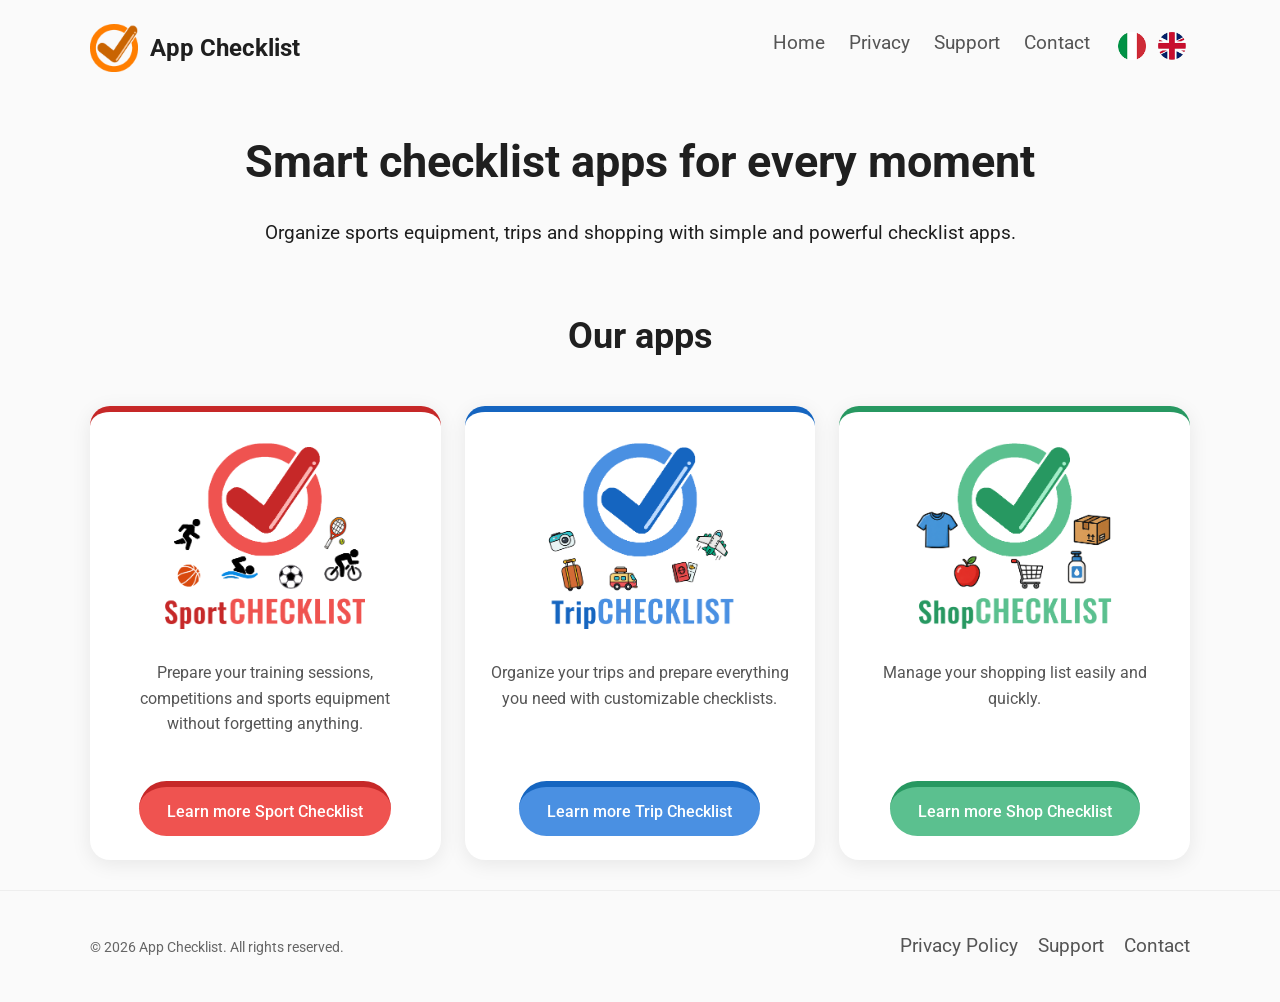
<file: index.html>
<!DOCTYPE html>
<html lang="en">
<head>
    <meta charset="UTF-8">
    <meta name="viewport" content="width=device-width, initial-scale=1.0">
    <title>App Checklist | Smart Checklists for Sports, Travel and Shopping</title>
    <meta name="description" content="App Checklist is a collection of smart checklist apps for sports, travel and shopping. Stay organized with simple, customizable and powerful checklists.">
    <meta name="robots" content="index,follow">

    <link rel="canonical" href="https://app-checklist.com/">

    <meta property="og:site_name" content="App Checklist">
    <meta property="og:locale" content="en_US">
    <meta property="og:title" content="App Checklist - Smart Checklists">
    <meta property="og:description" content="Organize sports equipment, trips and shopping with simple and powerful checklist apps.">
    <meta property="og:type" content="website">
    <meta property="og:url" content="https://app-checklist.com">
    <meta property="og:image" content="https://app-checklist.com/assets/images/logo.png">

    <meta name="twitter:card" content="summary_large_image">
    <meta name="twitter:title" content="App Checklist">
    <meta name="twitter:description" content="Smart checklist apps for every moment.">
    <meta name="twitter:image" content="https://app-checklist.com/assets/images/logo.png">

    <link rel="stylesheet" href="assets/css/style.css">

    <!-- Google Fonts -->
    <link rel="preconnect" href="https://fonts.googleapis.com">
    <link rel="preconnect" href="https://fonts.gstatic.com" crossorigin>
    <link href="https://fonts.googleapis.com/css2?family=Roboto:wght@300;400;500;700&display=swap" rel="stylesheet">
    <!-- Material Symbols -->
    <link rel="stylesheet" href="https://fonts.googleapis.com/css2?family=Material+Symbols+Outlined" />

    <link rel="icon" type="image/png" sizes="32x32" href="assets/images/favicon/favicon-32x32.png">
    <link rel="icon" type="image/png" sizes="16x16" href="assets/images/favicon/favicon-16x16.png">
    <link rel="apple-touch-icon" href="assets/images/favicon/apple-touch-icon.png">
    <link rel="manifest" href="site.webmanifest">
    <meta name="theme-color" content="#F57C00">
    <!-- Google tag (gtag.js) -->
    <script async src="https://www.googletagmanager.com/gtag/js?id=G-C56FK4XQ63"></script>
    <script>
        window.dataLayer = window.dataLayer || [];
        function gtag(){dataLayer.push(arguments);}
        gtag('js', new Date());

        gtag('config', 'G-C56FK4XQ63');
    </script>
</head>
<body>

<header>
    <div class="container header-content">
        <a href="index.html" class="brand" aria-label="App Checklist home">
            <img src="assets/images/logo.png" alt="App Checklist"><span>App Checklist</span>
        </a>
        <nav aria-label="Main navigation">
            <a href="index.html" data-i18n="menu.home"></a>
            <a href="privacy.html" data-i18n="menu.privacy"></a>
            <a href="support.html" data-i18n="menu.support"></a>
            <a href="contact.html" data-i18n="menu.contact"></a>
            <div class="language-switch">
                <button onclick="setLanguage('it'); location.reload();" aria-label="Italiano">
                    <img src="assets/images/flags/flag_it.png" alt="Italiano">
                </button>
                <button onclick="setLanguage('en'); location.reload();" aria-label="English">
                    <img src="assets/images/flags/flag_en.png" alt="English">
                </button>
            </div>
        </nav>
    </div>
</header>

<main>
    <section class="intro">
        <div class="container intro-content">
            <h1 id="home-title"></h1>
            <p id="home-description"></p>
        </div>
    </section>

    <section class="apps">
        <div class="container">
            <h2 id="our-apps"></h2>
            <div class="apps-grid" id="apps-container"></div>
        </div>
    </section>
</main>

<footer>
    <div class="container footer-content">
        <p>© 2026 App Checklist. <span data-i18n="footer.rights"></span></p>
        <nav class="footer-nav">
            <a href="privacy.html" data-i18n="footer.privacy"></a>
            <a href="support.html" data-i18n="footer.support"></a>
            <a href="contact.html" data-i18n="footer.contact"></a>
        </nav>
    </div>
</footer>

<script src="assets/js/language.js"></script>
<script src="assets/js/app.js"></script>
<script src="assets/js/apps.js"></script>
<script src="assets/js/index.js"></script>
</body>
</html>
</file>
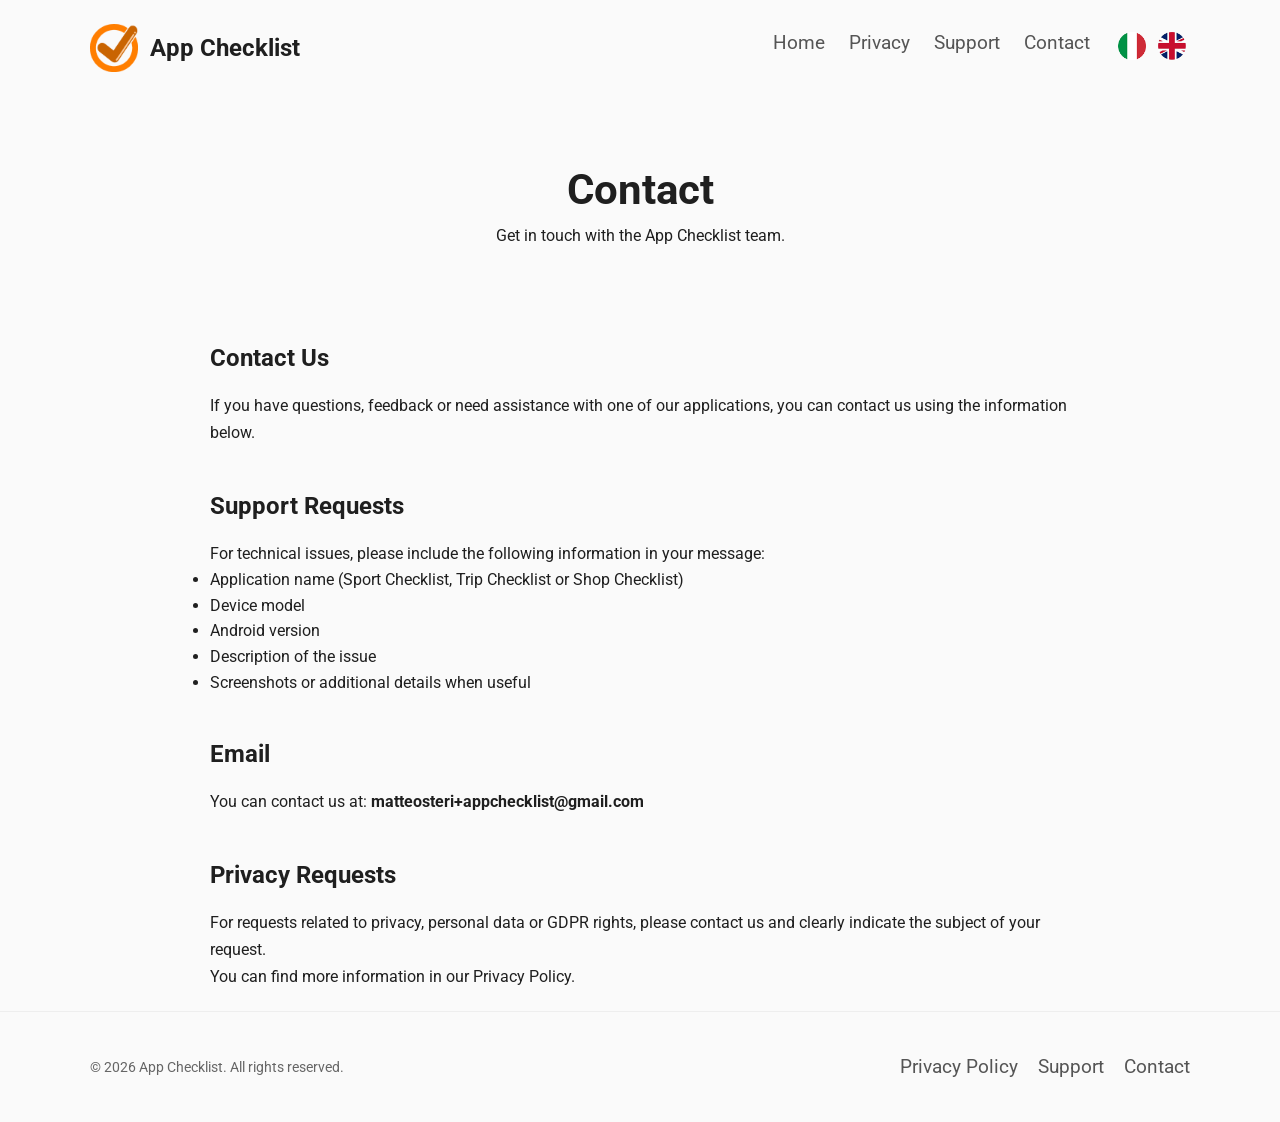
<file: contact.html>
<!DOCTYPE html>
<html lang="en">
<head>
    <meta charset="UTF-8">
    <meta name="viewport" content="width=device-width, initial-scale=1.0">
    <title>Contact | App Checklist</title>
    <meta name="description" content="App Checklist is a collection of smart checklist apps for sports, travel and shopping. Stay organized with simple, customizable and powerful checklists.">
    <link rel="canonical" href="https://app-checklist.com/contact.html">
    <meta property="og:title" content="App Checklist - Smart Checklists">
    <meta property="og:site_name" content="App Checklist">
    <meta property="og:description" content="Organize sports equipment, trips and shopping with simple and powerful checklist apps.">
    <meta property="og:type" content="website">
    <meta property="og:url" content="https://app-checklist.com/contact.html">
    <meta property="og:image" content="https://app-checklist.com/assets/images/logo.png">

    <meta name="twitter:card" content="summary_large_image">
    <meta name="twitter:title" content="App Checklist">
    <meta name="twitter:description" content="Smart checklist apps for every moment.">
    <meta name="twitter:image" content="https://app-checklist.com/assets/images/logo.png">

    <link rel="stylesheet" href="assets/css/style.css">

    <!-- Google Fonts -->
    <link rel="preconnect" href="https://fonts.googleapis.com">
    <link rel="preconnect" href="https://fonts.gstatic.com" crossorigin>
    <link href="https://fonts.googleapis.com/css2?family=Roboto:wght@300;400;500;700&display=swap" rel="stylesheet">
    <!-- Material Symbols -->
    <link rel="stylesheet" href="https://fonts.googleapis.com/css2?family=Material+Symbols+Outlined" />

    <link rel="icon" type="image/png" sizes="32x32" href="assets/images/favicon/favicon-32x32.png">
    <link rel="icon" type="image/png" sizes="16x16" href="assets/images/favicon/favicon-16x16.png">
    <link rel="apple-touch-icon" href="assets/images/favicon/apple-touch-icon.png">
    <link rel="manifest" href="site.webmanifest">
    <meta name="theme-color" content="#F57C00">
</head>
<body>

<header>
    <div class="container header-content">
        <a href="index.html" class="brand" aria-label="App Checklist home">
            <img src="assets/images/logo.png" alt="App Checklist"><span>App Checklist</span>
        </a>
        <nav aria-label="Main navigation">
            <a href="index.html" data-i18n="menu.home"></a>
            <a href="privacy.html" data-i18n="menu.privacy"></a>
            <a href="support.html" data-i18n="menu.support"></a>
            <a href="contact.html" data-i18n="menu.contact"></a>
            <div class="language-switch">
                <button onclick="setLanguage('it'); location.reload();" aria-label="Italiano">
                    <img src="assets/images/flags/flag_it.png" alt="Italiano">
                </button>
                <button onclick="setLanguage('en'); location.reload();" aria-label="English">
                    <img src="assets/images/flags/flag_en.png" alt="English">
                </button>
            </div>
        </nav>
    </div>
</header>

<main>

    <section class="page-header">
        <h1 data-i18n="contact.title"></h1>
        <p data-i18n="contact.intro"></p>
    </section>

    <section class="content">
        <h2 data-i18n="contact.contactUs"></h2>
        <p data-i18n="contact.contactUsText"></p>

        <h2 data-i18n="contact.supportRequests"></h2>
        <p data-i18n="contact.supportRequestsText"></p>
        <ul>
            <li data-i18n="contact.applicationName"></li>
            <li data-i18n="contact.deviceModel"></li>
            <li data-i18n="contact.androidVersion"></li>
            <li data-i18n="contact.issueDescription"></li>
            <li data-i18n="contact.screenshots"></li>
        </ul>

        <h2 data-i18n="contact.emailTitle"></h2>
        <p><span data-i18n="contact.emailIntro"></span> <strong><a data-email></a></strong></p>

        <h2 data-i18n="contact.privacyRequests"></h2>
        <p data-i18n="contact.privacyRequestsText"></p>
        <p>
            <span data-i18n="contact.privacyMoreInfo"></span>
            <a href="privacy.html" data-i18n="contact.privacyPolicy"></a>.
        </p>
    </section>

</main>

<footer>
    <div class="container footer-content">
        <p>© 2026 App Checklist. <span data-i18n="footer.rights"></span></p>
        <nav class="footer-nav">
            <a href="privacy.html" data-i18n="footer.privacy"></a>
            <a href="support.html" data-i18n="footer.support"></a>
            <a href="contact.html" data-i18n="footer.contact"></a>
        </nav>
    </div>
</footer>

<script src="assets/js/language.js"></script>
<script src="assets/js/app.js"></script>
</body>
</html>
</file>
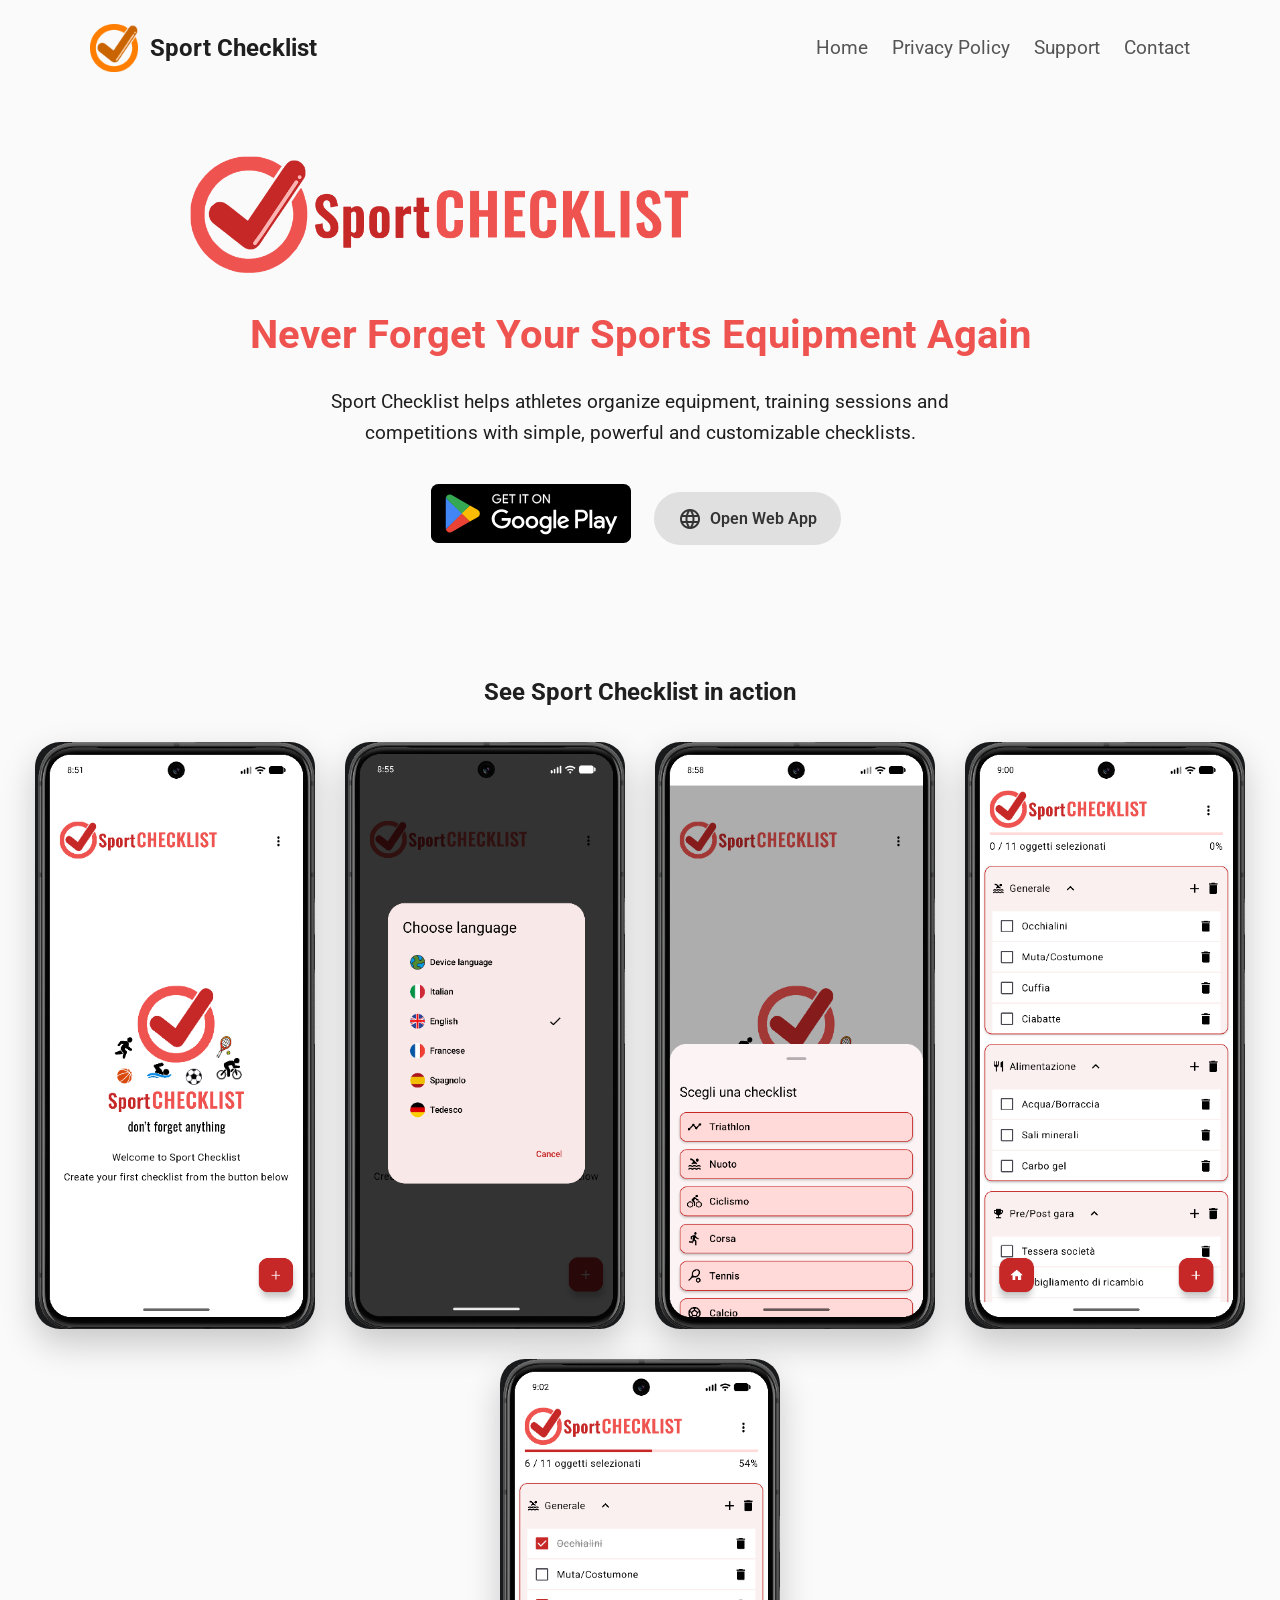
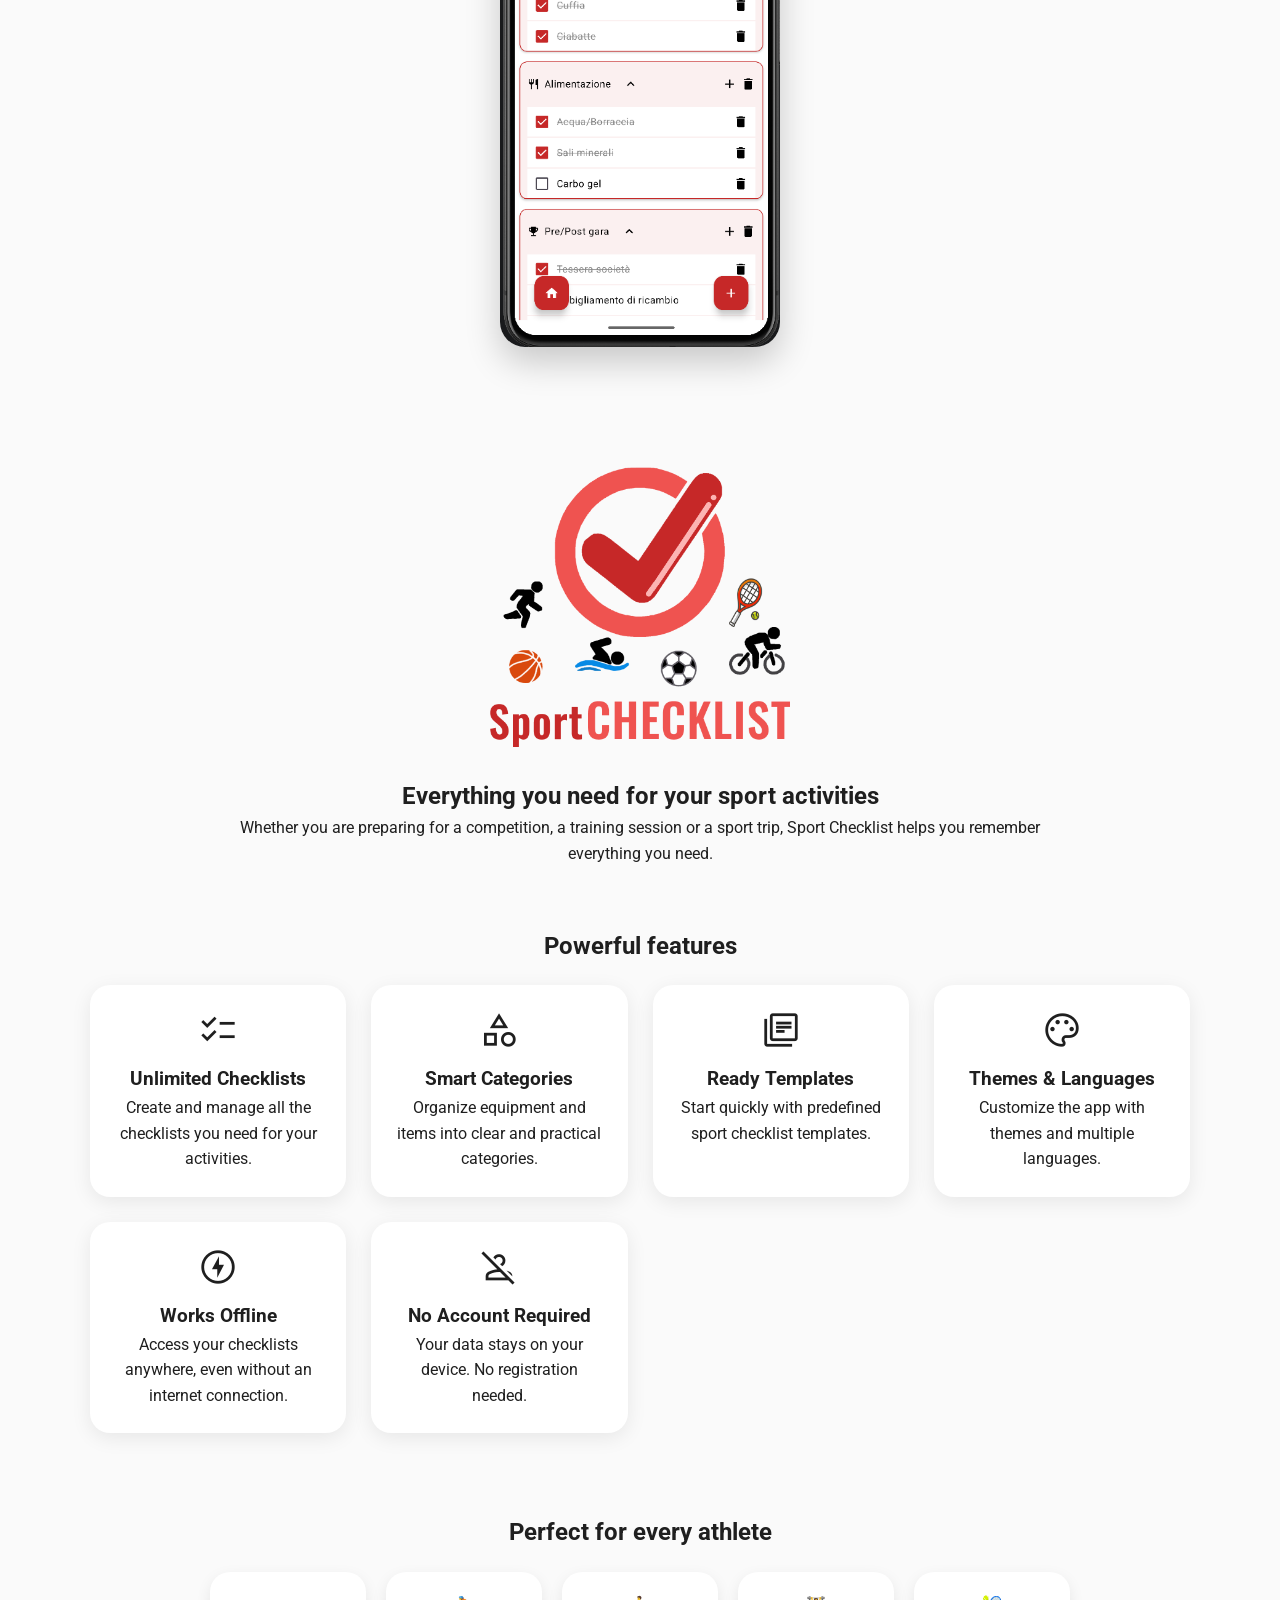
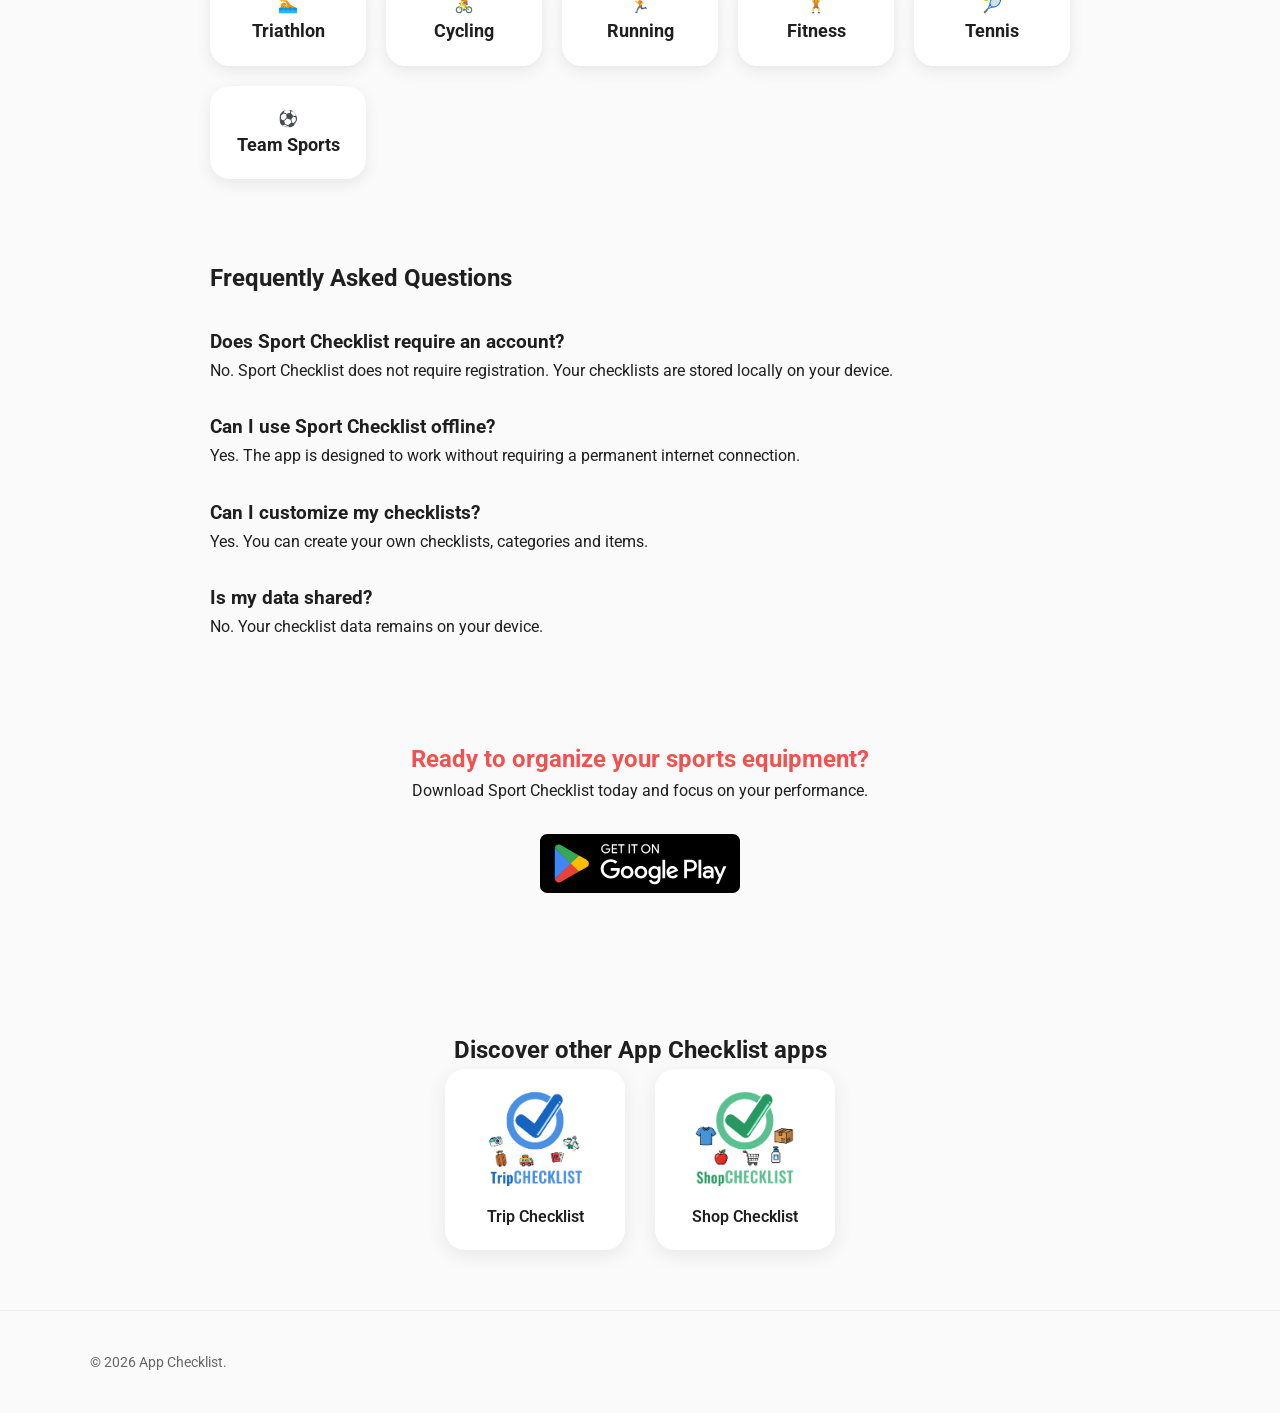
<file: old_sport.html>
<!DOCTYPE html>
<html lang="en">
<head>
    <meta charset="UTF-8">
    <meta name="viewport" content="width=device-width, initial-scale=1.0">
    <title>Sport Checklist | App Checklist</title>
    <meta name="description"     content="Sport Checklist helps athletes organize equipment, competitions and training with customizable checklists, templates and offline support.">
    <link rel="canonical" href="https://app-checklist.com/">
    <meta property="og:title" content="App Checklist - Smart Checklists">
    <meta property="og:site_name" content="App Checklist">
    <meta property="og:description" content="Organize sports equipment, trips and shopping with simple and powerful checklist apps.">
    <meta property="og:type" content="website">
    <meta property="og:url" content="https://app-checklist.com">
    <meta property="og:image" content="https://app-checklist.com/assets/images/logo.png">

    <meta name="twitter:card" content="summary_large_image">
    <meta name="twitter:title" content="App Checklist">
    <meta name="twitter:description" content="Smart checklist apps for every moment.">
    <meta name="twitter:image" content="https://app-checklist.com/assets/images/logo.png">

    <link rel="stylesheet" href="assets/css/style.css">

    <!-- Google Fonts -->
    <link rel="preconnect" href="https://fonts.googleapis.com">
    <link rel="preconnect" href="https://fonts.gstatic.com" crossorigin>
    <link href="https://fonts.googleapis.com/css2?family=Roboto:wght@300;400;500;700&display=swap" rel="stylesheet">
    <!-- Material Symbols -->
    <link rel="stylesheet" href="https://fonts.googleapis.com/css2?family=Material+Symbols+Outlined" />

    <link rel="icon" type="image/png" sizes="32x32" href="assets/images/favicon/favicon-32x32.png">
    <link rel="icon" type="image/png" sizes="16x16" href="assets/images/favicon/favicon-16x16.png">
    <link rel="apple-touch-icon" href="assets/images/favicon/apple-touch-icon.png">
    <link rel="manifest" href="site.webmanifest">
    <meta name="theme-color" content="#ff7e00">
</head>

<body>

<header>

    <div class="container header-content">

        <a href="index.html" class="brand">
            <img src="assets/images/logo.png"
                 alt="App Checklist logo">
            <span>Sport Checklist</span>
        </a>


        <nav>

            <a href="index.html">
                Home
            </a>

            <a href="privacy.html">
                Privacy Policy
            </a>

            <a href="support.html">
                Support
            </a>

            <a href="contact.html">
                Contact
            </a>

        </nav>

    </div>

</header>
<main>

    <section class="app-hero sport-theme">
        <div class="app-hero-content">
            <img src="assets/images/sport/sportchecklist_header.png" alt="Sport Checklist" class="app-header-image">
            <h1>Never Forget Your Sports Equipment Again</h1>
            <p>
                Sport Checklist helps athletes organize equipment,
                training sessions and competitions with simple,
                powerful and customizable checklists.
            </p>
            <div class="app-buttons">
                <a href="https://play.google.com/store/apps/details?id=com.matteosteri.sportchecklist" class="google-play-badge" target="_blank">
                    <img
                            src="assets/images/store/google_play.svg"
                            alt="Get Sport Checklist on Google Play">
                </a>
                <a href="https://sport.app-checklist.com" class="app-button web-button" target="_blank">
                    <span class="material-symbols-outlined">language</span>Open Web App
                </a>
            </div>
        </div>
    </section>

    <section class="app-screenshots">
        <h2>See Sport Checklist in action</h2>
        <div class="screenshots-container">
            <img src="assets/images/sport/sport_1.png" alt="Sport Checklist screenshot 1">
            <img src="assets/images/sport/sport_2.png" alt="Sport Checklist screenshot 2">
            <img src="assets/images/sport/sport_4.png" alt="Sport Checklist screenshot 4">
            <img src="assets/images/sport/sport_5.png" alt="Sport Checklist screenshot 5">
            <img src="assets/images/sport/sport_6.png" alt="Sport Checklist screenshot 6">
        </div>
    </section>

    <section class="app-section">
        <img src="assets/images/sport/sportchecklist_logo.png" alt="Sport Checklist logo" class="app-logo">
        <h2>Everything you need for your sport activities</h2>
        <p>
            Whether you are preparing for a competition,
            a training session or a sport trip, Sport Checklist
            helps you remember everything you need.
        </p>
    </section>

    <section class="features-section">
        <h2>Powerful features</h2>
        <div class="features-grid">
            <div class="feature-card">
                <span class="material-symbols-outlined">
                    checklist
                </span>
                <h3>Unlimited Checklists</h3>
                <p>
                    Create and manage all the checklists
                    you need for your activities.
                </p>
            </div>

            <div class="feature-card">
                <span class="material-symbols-outlined">category</span>
                <h3>Smart Categories</h3>
                <p>
                    Organize equipment and items into
                    clear and practical categories.
                </p>
            </div>

            <div class="feature-card">
                <span class="material-symbols-outlined">library_books</span>
                <h3>Ready Templates</h3>
                <p>
                    Start quickly with predefined sport
                    checklist templates.
                </p>
            </div>

            <div class="feature-card">
                <span class="material-symbols-outlined">palette</span>
                <h3>Themes & Languages</h3>
                <p>
                    Customize the app with themes
                    and multiple languages.
                </p>
            </div>

            <div class="feature-card">
                <span class="material-symbols-outlined">offline_bolt</span>
                <h3>Works Offline</h3>
                <p>
                    Access your checklists anywhere,
                    even without an internet connection.
                </p>
            </div>

            <div class="feature-card">
                <span class="material-symbols-outlined">person_off</span>
                <h3>No Account Required</h3>
                <p>
                    Your data stays on your device.
                    No registration needed.
                </p>
            </div>
        </div>
    </section>

    <section class="app-section">
        <h2>Perfect for every athlete</h2>
        <div class="sport-categories">
            <div>🏊<h3>Triathlon</h3>
            </div>
            <div>
                🚴<h3>Cycling</h3>
            </div>
            <div>🏃<h3>Running</h3>
            </div>
            <div>
                🏋<h3>Fitness</h3>
            </div>
            <div>
                🎾<h3>Tennis</h3>
            </div>
            <div>
                ⚽<h3>Team Sports</h3>
            </div>
        </div>
    </section>

    <section class="faq-section">
        <h2>Frequently Asked Questions</h2>
        <h3>Does Sport Checklist require an account?</h3>
        <p>
            No. Sport Checklist does not require registration.
            Your checklists are stored locally on your device.
        </p>
        <h3>Can I use Sport Checklist offline?</h3>
        <p>
            Yes. The app is designed to work without requiring
            a permanent internet connection.
        </p>
        <h3>Can I customize my checklists?</h3>
        <p>
            Yes. You can create your own checklists,
            categories and items.
        </p>
        <h3>Is my data shared?</h3>
        <p>
            No. Your checklist data remains on your device.
        </p>
    </section>

    <section class="final-cta sport-theme">
        <h2>Ready to organize your sports equipment?</h2>
        <p>
            Download Sport Checklist today and focus
            on your performance.
        </p>
        <a href="https://play.google.com/store/apps/details?id=com.matteosteri.sportchecklist" class="google-play-badge" target="_blank">
            <img src="assets/images/store/google_play.svg" alt="Get Sport Checklist on Google Play">
        </a>
    </section>

    <section class="other-apps">
        <h2>Discover other App Checklist apps</h2>
        <div class="other-apps-grid">
            <a href="trip.html">
                <img src="assets/images/trip/tripchecklist_icon.png" alt="Trip Checklist">
                <span>Trip Checklist</span>
            </a>
            <a href="shop.html">
                <img src="assets/images/shop/shopchecklist_icon.png" alt="Shop Checklist">
                <span>Shop Checklist</span>
            </a>
        </div>
    </section>

</main>

<footer>
    <div class="container footer-content">
        <p>© 2026 App Checklist. <span data-i18n="footer.rights"></span></p>
        <nav class="footer-nav">
            <a href="privacy.html" data-i18n="footer.privacy"></a>
            <a href="support.html" data-i18n="footer.support"></a>
            <a href="contact.html" data-i18n="footer.contact"></a>
        </nav>
    </div>
</footer>

<script src="assets/js/apps.js"></script>
</body>
</html>
</file>
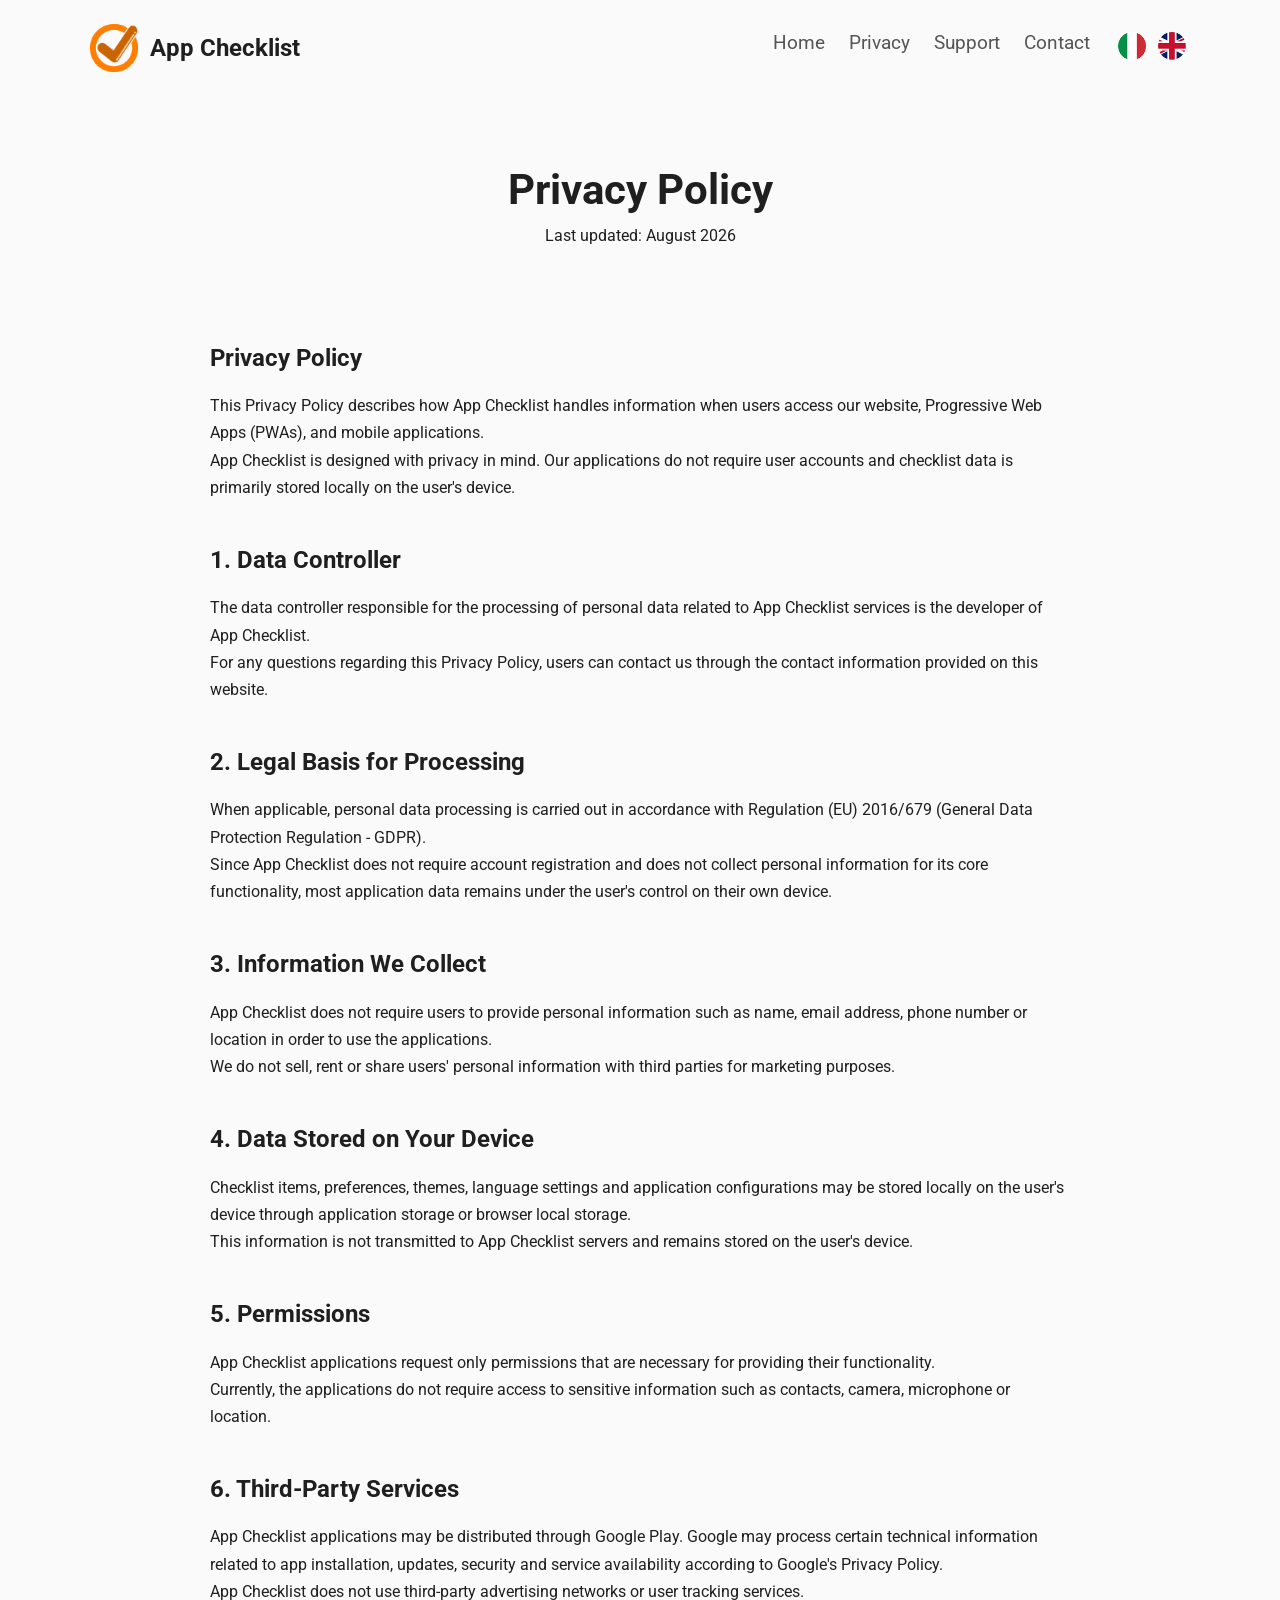
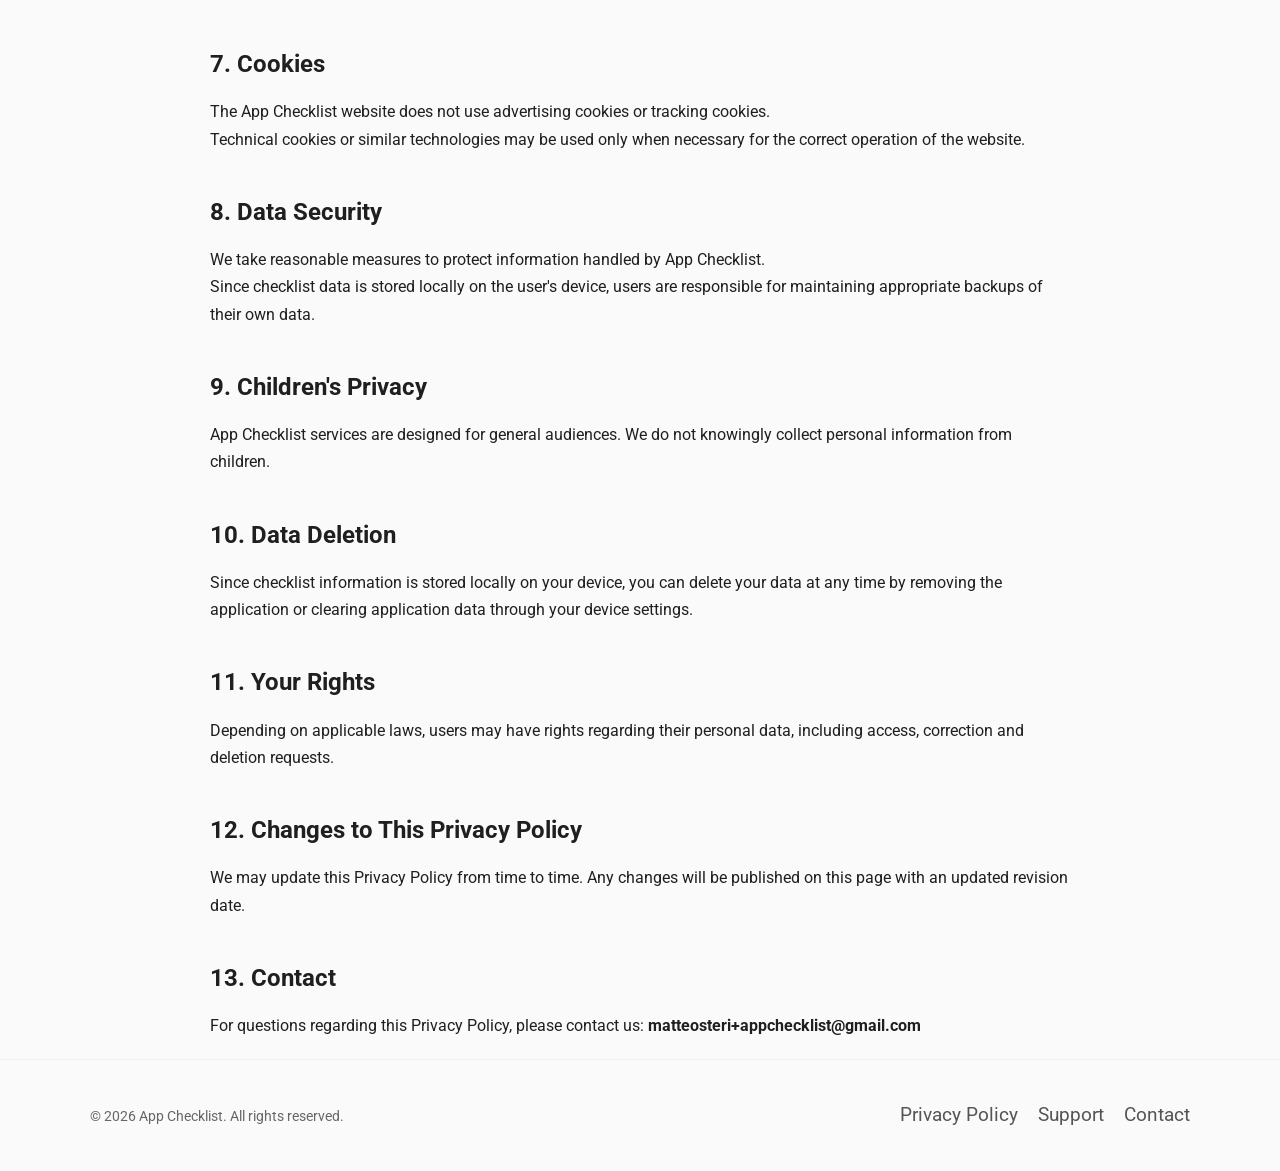
<file: privacy.html>
<!DOCTYPE html>
<html lang="en">
<head>
    <meta charset="UTF-8">
    <meta name="viewport" content="width=device-width, initial-scale=1.0">
    <title>Privacy Policy | App Checklist</title>
    <meta name="description" content="App Checklist is a collection of smart checklist apps for sports, travel and shopping. Stay organized with simple, customizable and powerful checklists.">
    <link rel="canonical" href="https://app-checklist.com/privacy.html">
    <meta property="og:title" content="App Checklist - Smart Checklists">
    <meta property="og:site_name" content="App Checklist">
    <meta property="og:description" content="Organize sports equipment, trips and shopping with simple and powerful checklist apps.">
    <meta property="og:type" content="website">
    <meta property="og:url" content="https://app-checklist.com/privacy.html">
    <meta property="og:image" content="https://app-checklist.com/assets/images/logo.png">

    <meta name="twitter:card" content="summary_large_image">
    <meta name="twitter:title" content="App Checklist">
    <meta name="twitter:description" content="Smart checklist apps for every moment.">
    <meta name="twitter:image" content="https://app-checklist.com/assets/images/logo.png">

    <link rel="stylesheet" href="assets/css/style.css">

    <!-- Google Fonts -->
    <link rel="preconnect" href="https://fonts.googleapis.com">
    <link rel="preconnect" href="https://fonts.gstatic.com" crossorigin>
    <link href="https://fonts.googleapis.com/css2?family=Roboto:wght@300;400;500;700&display=swap" rel="stylesheet">
    <!-- Material Symbols -->
    <link rel="stylesheet" href="https://fonts.googleapis.com/css2?family=Material+Symbols+Outlined" />

    <link rel="icon" type="image/png" sizes="32x32" href="assets/images/favicon/favicon-32x32.png">
    <link rel="icon" type="image/png" sizes="16x16" href="assets/images/favicon/favicon-16x16.png">
    <link rel="apple-touch-icon" href="assets/images/favicon/apple-touch-icon.png">
    <link rel="manifest" href="site.webmanifest">
    <meta name="theme-color" content="#F57C00">
</head>
<body>

<header>
    <div class="container header-content">
        <a href="index.html" class="brand" aria-label="App Checklist home">
            <img src="assets/images/logo.png" alt="App Checklist"><span>App Checklist</span>
        </a>
        <nav aria-label="Main navigation">
            <a href="index.html" data-i18n="menu.home"></a>
            <a href="privacy.html" data-i18n="menu.privacy"></a>
            <a href="support.html" data-i18n="menu.support"></a>
            <a href="contact.html" data-i18n="menu.contact"></a>
            <div class="language-switch">
                <button onclick="setLanguage('it'); location.reload();" aria-label="Italiano">
                    <img src="assets/images/flags/flag_it.png" alt="Italiano">
                </button>
                <button onclick="setLanguage('en'); location.reload();" aria-label="English">
                    <img src="assets/images/flags/flag_en.png" alt="English">
                </button>
            </div>
        </nav>
    </div>
</header>

<main>

    <section class="page-header">
        <h1 data-i18n="privacy.title"></h1>
        <p data-i18n="privacy.lastUpdated"></p>
    </section>

    <section class="content">
        <h2 data-i18n="privacy.title"></h2>

        <p data-i18n="privacy.introduction"></p>
        <p data-i18n="privacy.privacyByDesign"></p>

        <h2 data-i18n="privacy.dataControllerTitle"></h2>
        <p data-i18n="privacy.dataControllerText"></p>
        <p data-i18n="privacy.dataControllerContact"></p>

        <h2 data-i18n="privacy.legalBasisTitle"></h2>
        <p data-i18n="privacy.legalBasisText"></p>
        <p data-i18n="privacy.legalBasisLocal"></p>

        <h2 data-i18n="privacy.informationCollectTitle"></h2>
        <p data-i18n="privacy.informationCollectText"></p>
        <p data-i18n="privacy.noSelling"></p>

        <h2 data-i18n="privacy.deviceDataTitle"></h2>
        <p data-i18n="privacy.deviceDataText"></p>
        <p data-i18n="privacy.deviceDataTransmission"></p>

        <h2 data-i18n="privacy.permissionsTitle"></h2>
        <p data-i18n="privacy.permissionsText"></p>
        <p data-i18n="privacy.permissionsSensitive"></p>

        <h2 data-i18n="privacy.thirdPartyTitle"></h2>
        <p data-i18n="privacy.thirdPartyGooglePlay"></p>
        <p data-i18n="privacy.thirdPartyTracking"></p>

        <h2 data-i18n="privacy.cookiesTitle"></h2>
        <p data-i18n="privacy.cookiesText"></p>
        <p data-i18n="privacy.cookiesTechnical"></p>

        <h2 data-i18n="privacy.securityTitle"></h2>
        <p data-i18n="privacy.securityText"></p>
        <p data-i18n="privacy.securityBackup"></p>

        <h2 data-i18n="privacy.childrenTitle"></h2>
        <p data-i18n="privacy.childrenText"></p>

        <h2 data-i18n="privacy.deletionTitle"></h2>
        <p data-i18n="privacy.deletionText"></p>

        <h2 data-i18n="privacy.rightsTitle"></h2>
        <p data-i18n="privacy.rightsText"></p>

        <h2 data-i18n="privacy.changesTitle"></h2>
        <p data-i18n="privacy.changesText"></p>

        <h2 data-i18n="privacy.contactTitle"></h2>
        <p><span data-i18n="privacy.contactText"></span> <strong><a data-email></a></strong></p>
    </section>

</main>

<footer>
    <div class="container footer-content">
        <p>© 2026 App Checklist. <span data-i18n="footer.rights"></span></p>
        <nav class="footer-nav">
            <a href="privacy.html" data-i18n="footer.privacy"></a>
            <a href="support.html" data-i18n="footer.support"></a>
            <a href="contact.html" data-i18n="footer.contact"></a>
        </nav>
    </div>
</footer>

<script src="assets/js/language.js"></script>
<script src="assets/js/app.js"></script>
<script src="assets/js/apps.js"></script>
</body>
</html>
</file>
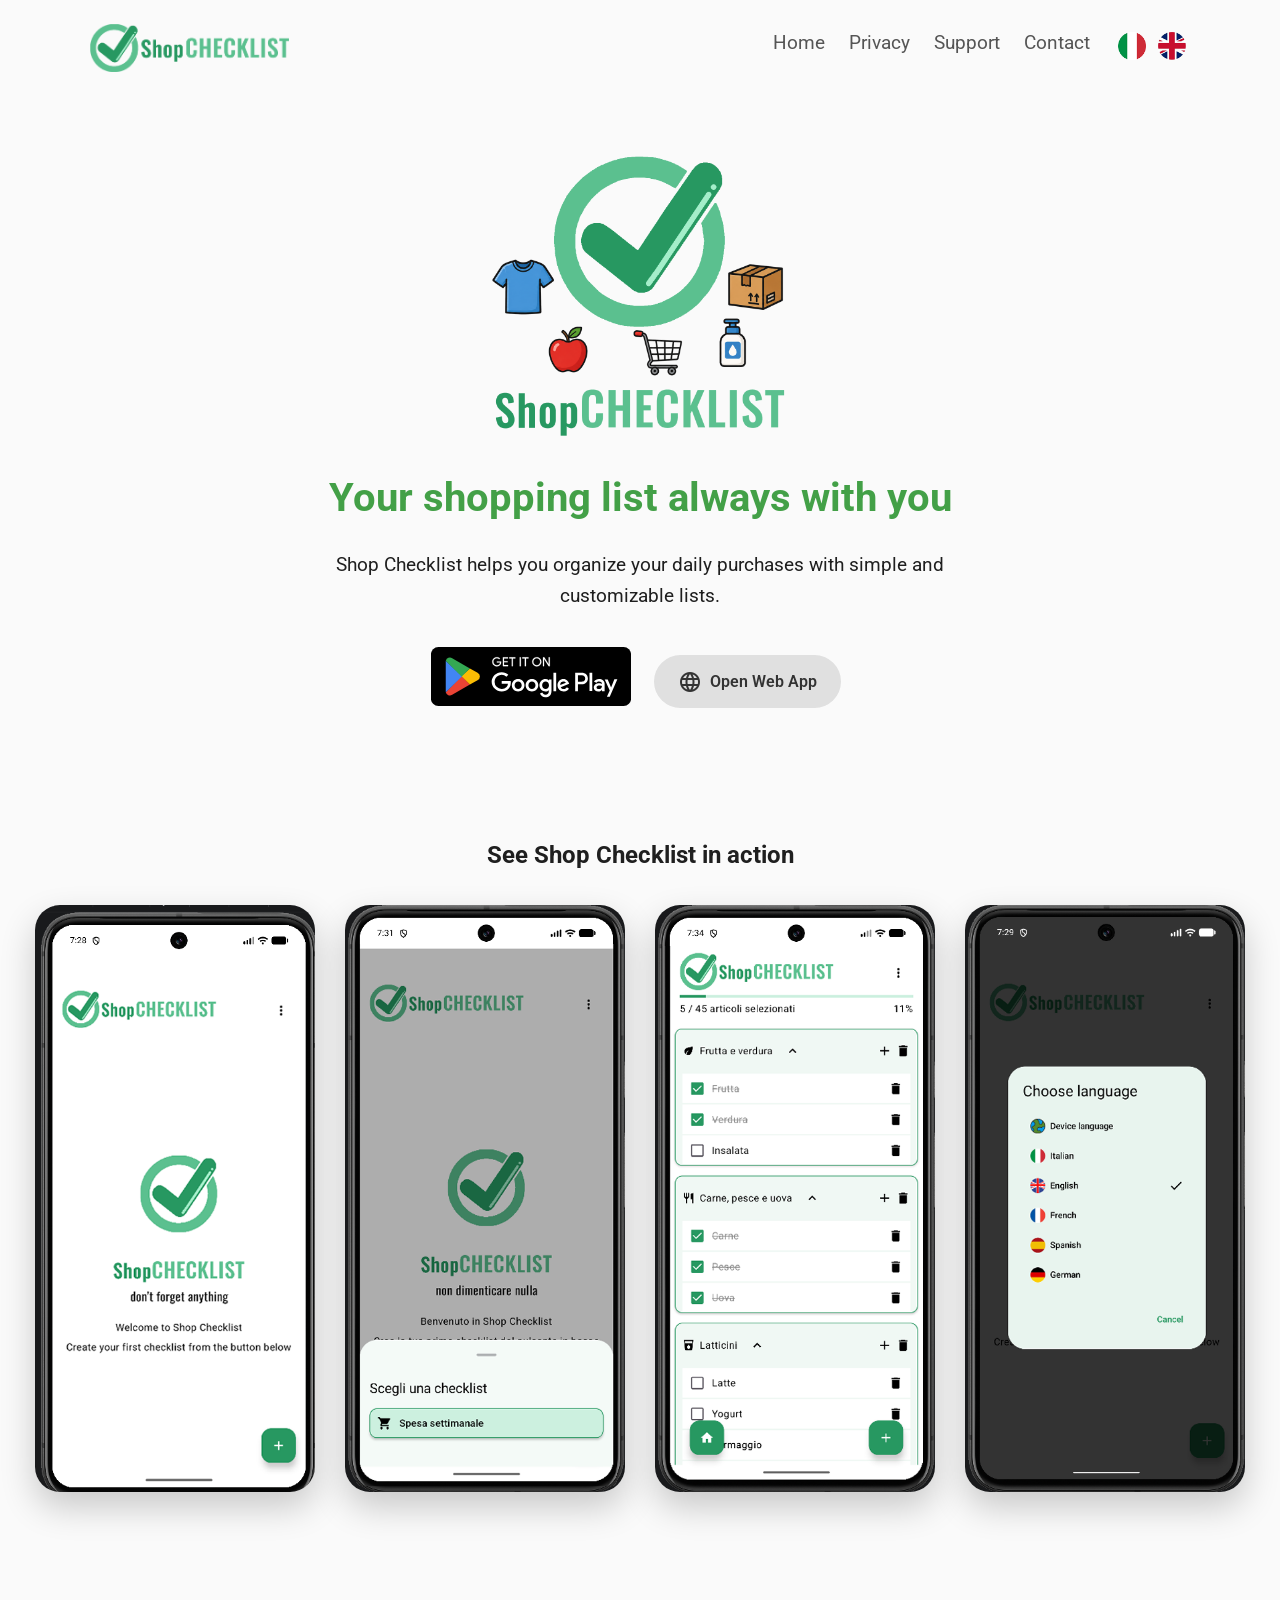
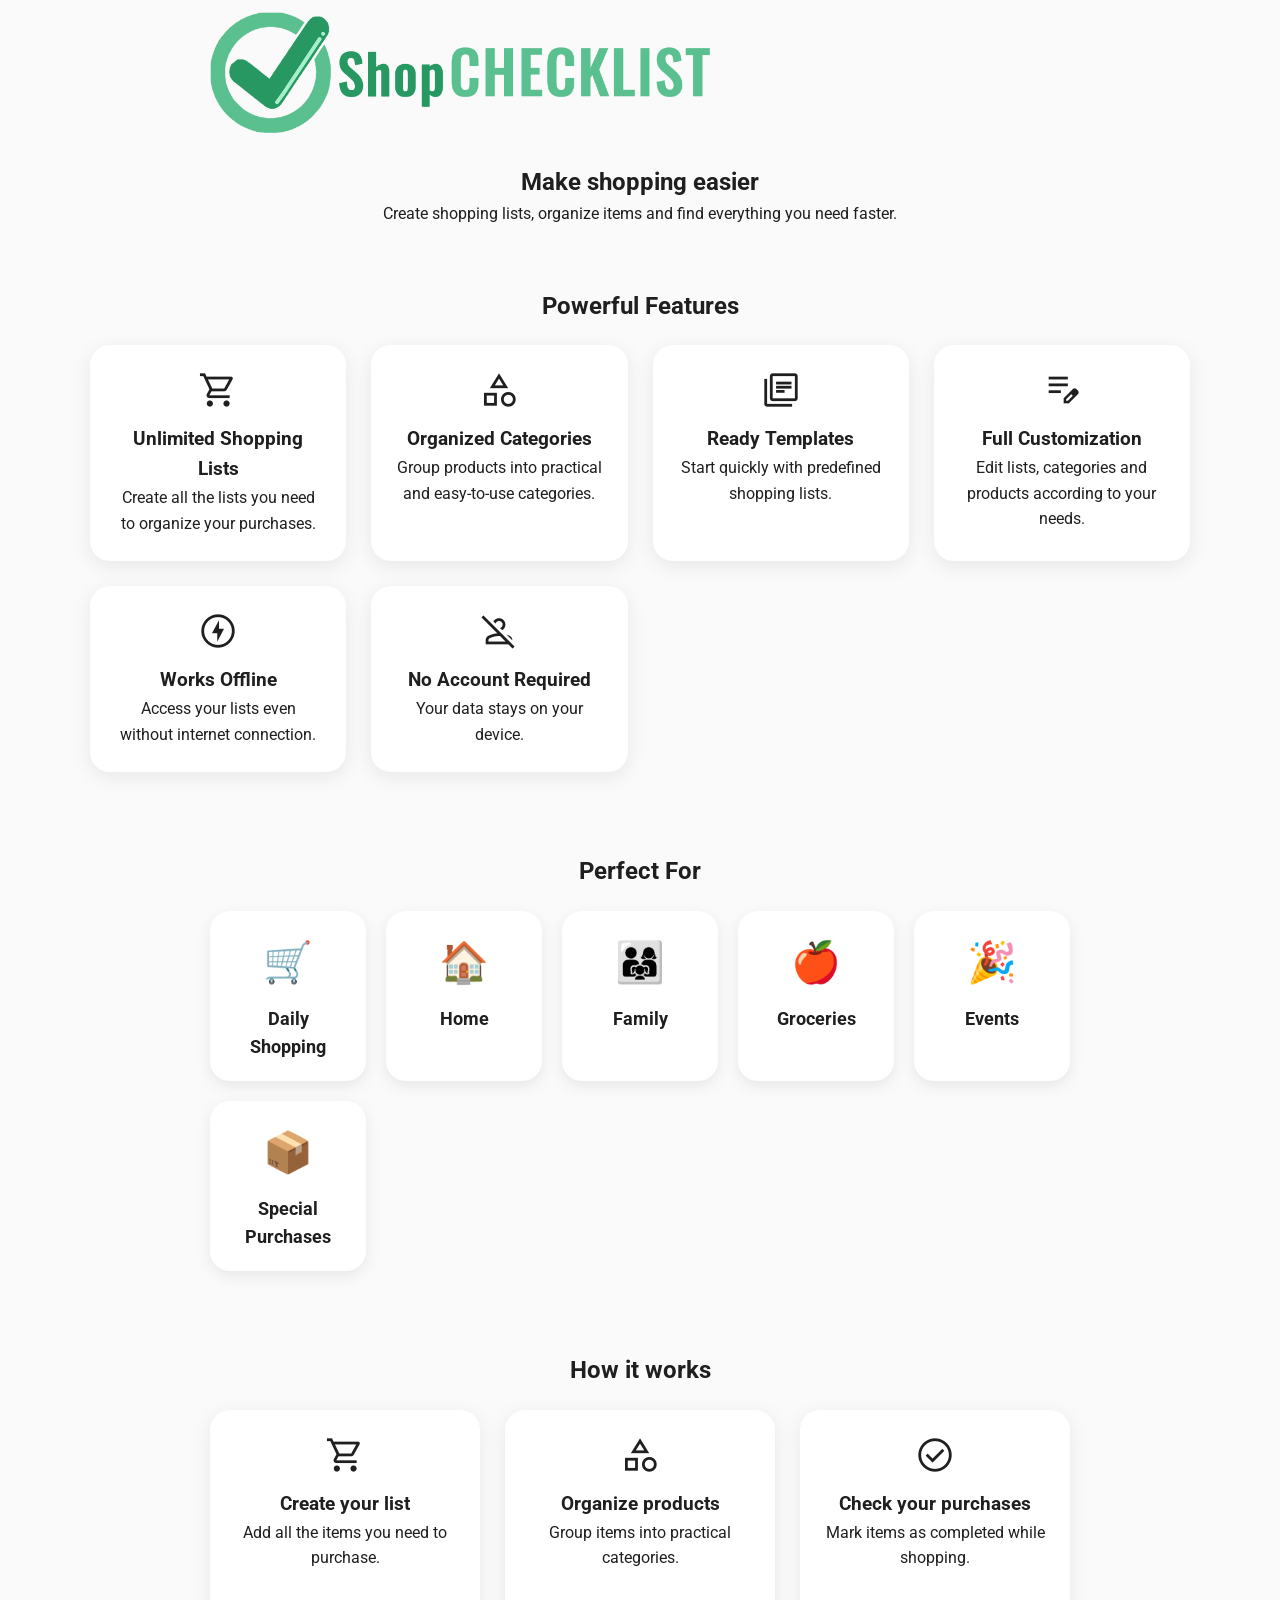
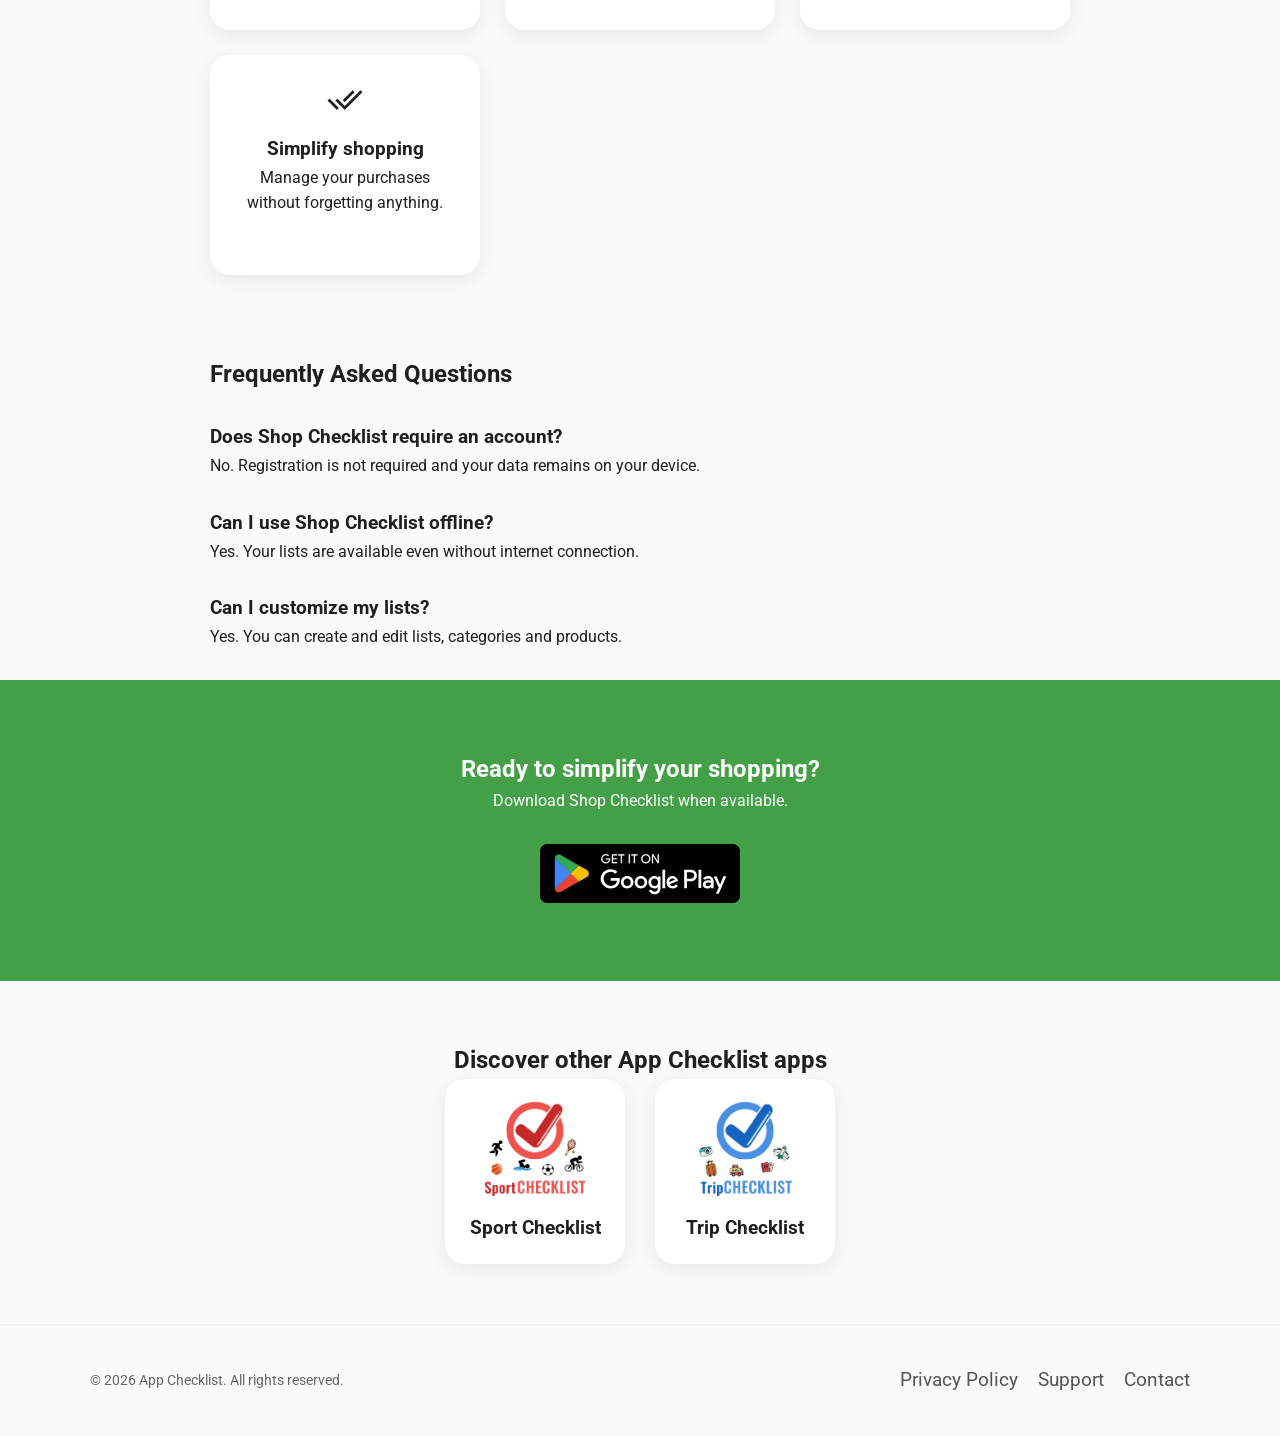
<file: shop.html>
<!DOCTYPE html>
<html lang="en">
<head>
    <meta charset="UTF-8">
    <meta name="viewport" content="width=device-width, initial-scale=1.0">
    <title>Shop Checklist | App Checklist</title>
    <meta name="description"     content="Sport Checklist helps athletes organize equipment, competitions and training with customizable checklists, templates and offline support.">
    <link rel="canonical" href="https://app-checklist.com/shop.html">
    <meta property="og:title" content="App Checklist - Smart Checklists">
    <meta property="og:site_name" content="App Checklist">
    <meta property="og:description" content="Organize sports equipment, trips and shopping with simple and powerful checklist apps.">
    <meta property="og:type" content="website">
    <meta property="og:url" content="https://app-checklist.com/shop.html">
    <meta property="og:image" content="https://app-checklist.com/assets/images/logo.png">

    <meta name="twitter:card" content="summary_large_image">
    <meta name="twitter:title" content="App Checklist">
    <meta name="twitter:description" content="Smart checklist apps for every moment.">
    <meta name="twitter:image" content="https://app-checklist.com/assets/images/logo.png">

    <link rel="stylesheet" href="assets/css/style.css">

    <!-- Google Fonts -->
    <link rel="preconnect" href="https://fonts.googleapis.com">
    <link rel="preconnect" href="https://fonts.gstatic.com" crossorigin>
    <link href="https://fonts.googleapis.com/css2?family=Roboto:wght@300;400;500;700&display=swap" rel="stylesheet">
    <!-- Material Symbols -->
    <link rel="stylesheet" href="https://fonts.googleapis.com/css2?family=Material+Symbols+Outlined" />

    <link rel="icon" type="image/png" sizes="32x32" href="assets/images/favicon/favicon-32x32.png">
    <link rel="icon" type="image/png" sizes="16x16" href="assets/images/favicon/favicon-16x16.png">
    <link rel="apple-touch-icon" href="assets/images/favicon/apple-touch-icon.png">
    <link rel="manifest" href="site.webmanifest">
    <meta name="theme-color" content="#5BC08F">
</head>
<body>

<header>
    <div class="container header-content">
        <a href="shop.html" class="brand" aria-label="App Checklist home">
            <img src="assets/images/shop/shopchecklist_header.png" alt="Shop Checklist">
        </a>
        <nav aria-label="Main navigation">
            <a href="index.html" data-i18n="menu.home"></a>
            <a href="privacy.html" data-i18n="menu.privacy"></a>
            <a href="support.html" data-i18n="menu.support"></a>
            <a href="contact.html" data-i18n="menu.contact"></a>
            <div class="language-switch">
                <button onclick="setLanguage('it'); location.reload();" aria-label="Italiano">
                    <img src="assets/images/flags/flag_it.png" alt="Italiano">
                </button>
                <button onclick="setLanguage('en'); location.reload();" aria-label="English">
                    <img src="assets/images/flags/flag_en.png" alt="English">
                </button>
            </div>
        </nav>
    </div>
</header>

<main id="appLanding"></main>

<footer>
    <div class="container footer-content">
        <p>© 2026 App Checklist. <span data-i18n="footer.rights"></span></p>
        <nav class="footer-nav">
            <a href="privacy.html" data-i18n="footer.privacy"></a>
            <a href="support.html" data-i18n="footer.support"></a>
            <a href="contact.html" data-i18n="footer.contact"></a>
        </nav>
    </div>
</footer>

<script src="assets/js/language.js"></script>
<script src="assets/js/app.js"></script>
<script src="assets/js/apps.js"></script>
<script src="assets/js/landing.js"></script>
<script>loadLanding("shop");</script>
</body>
</html>
</file>
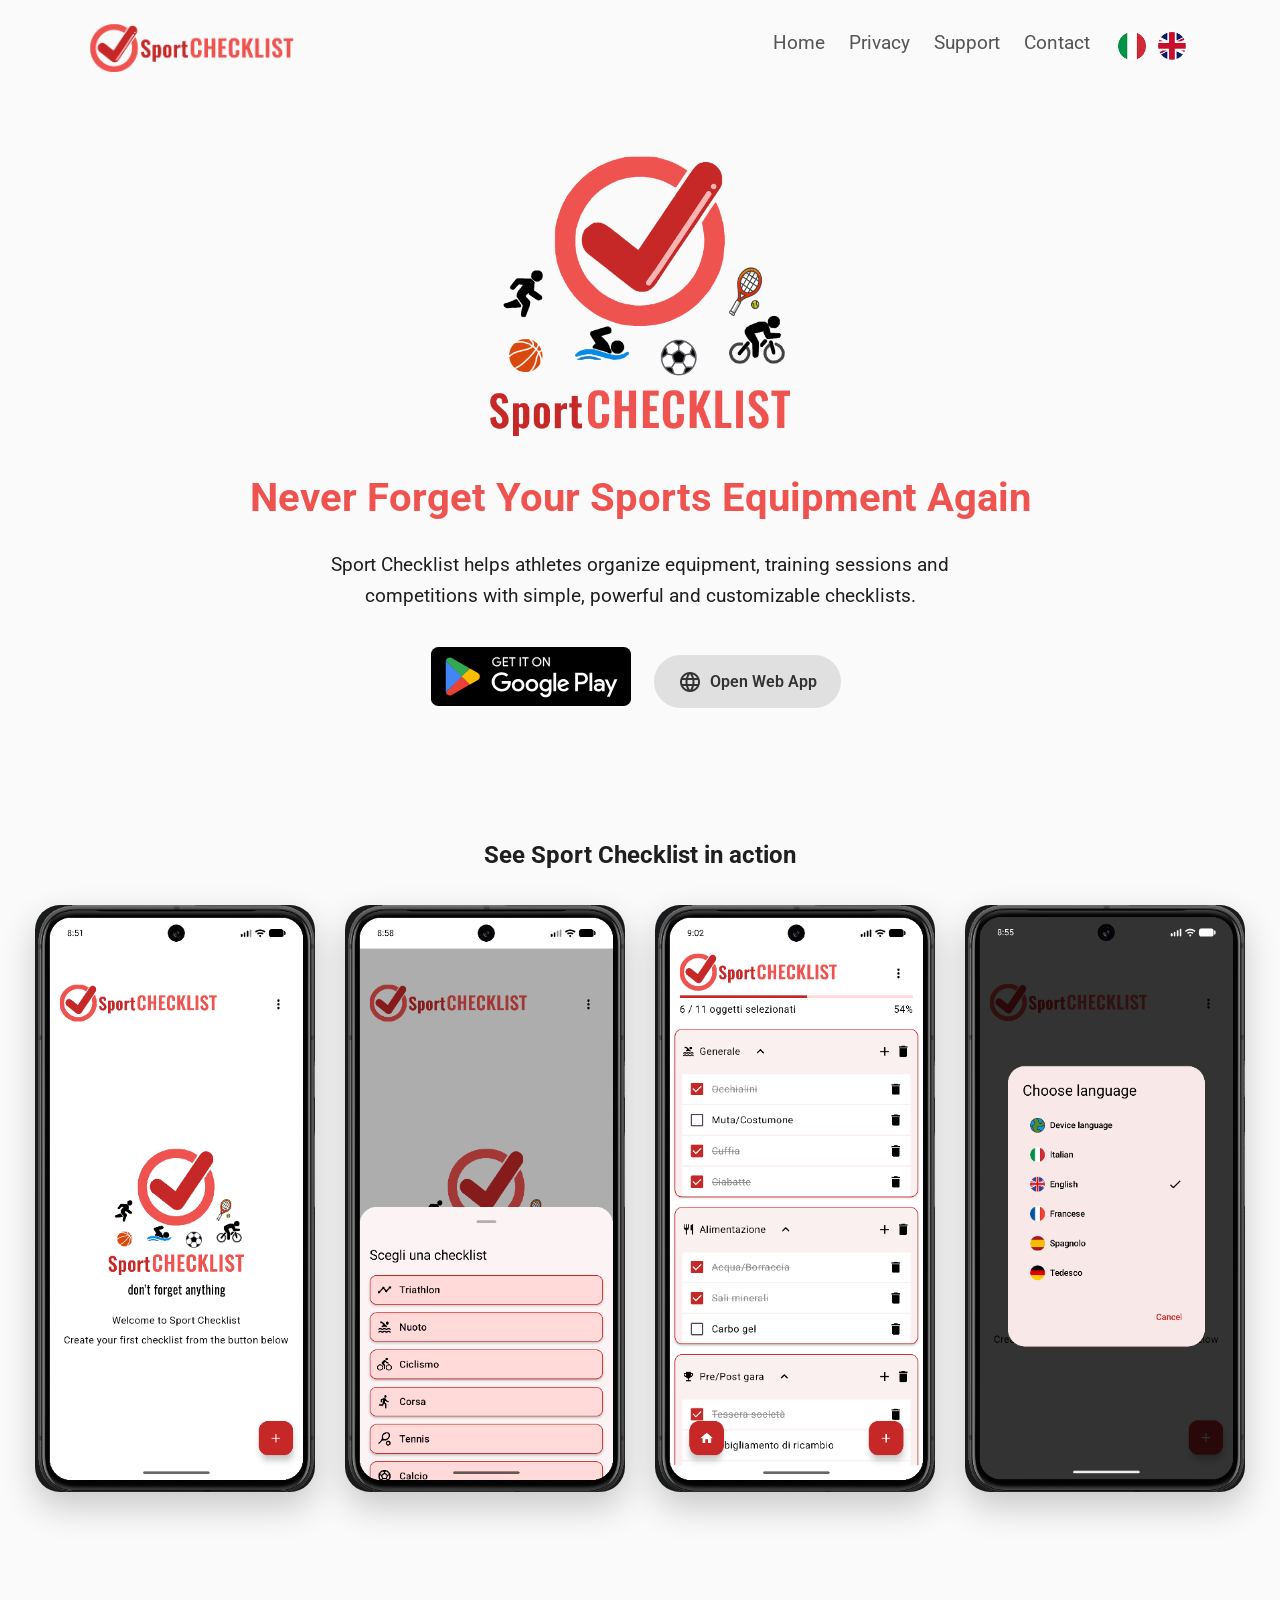
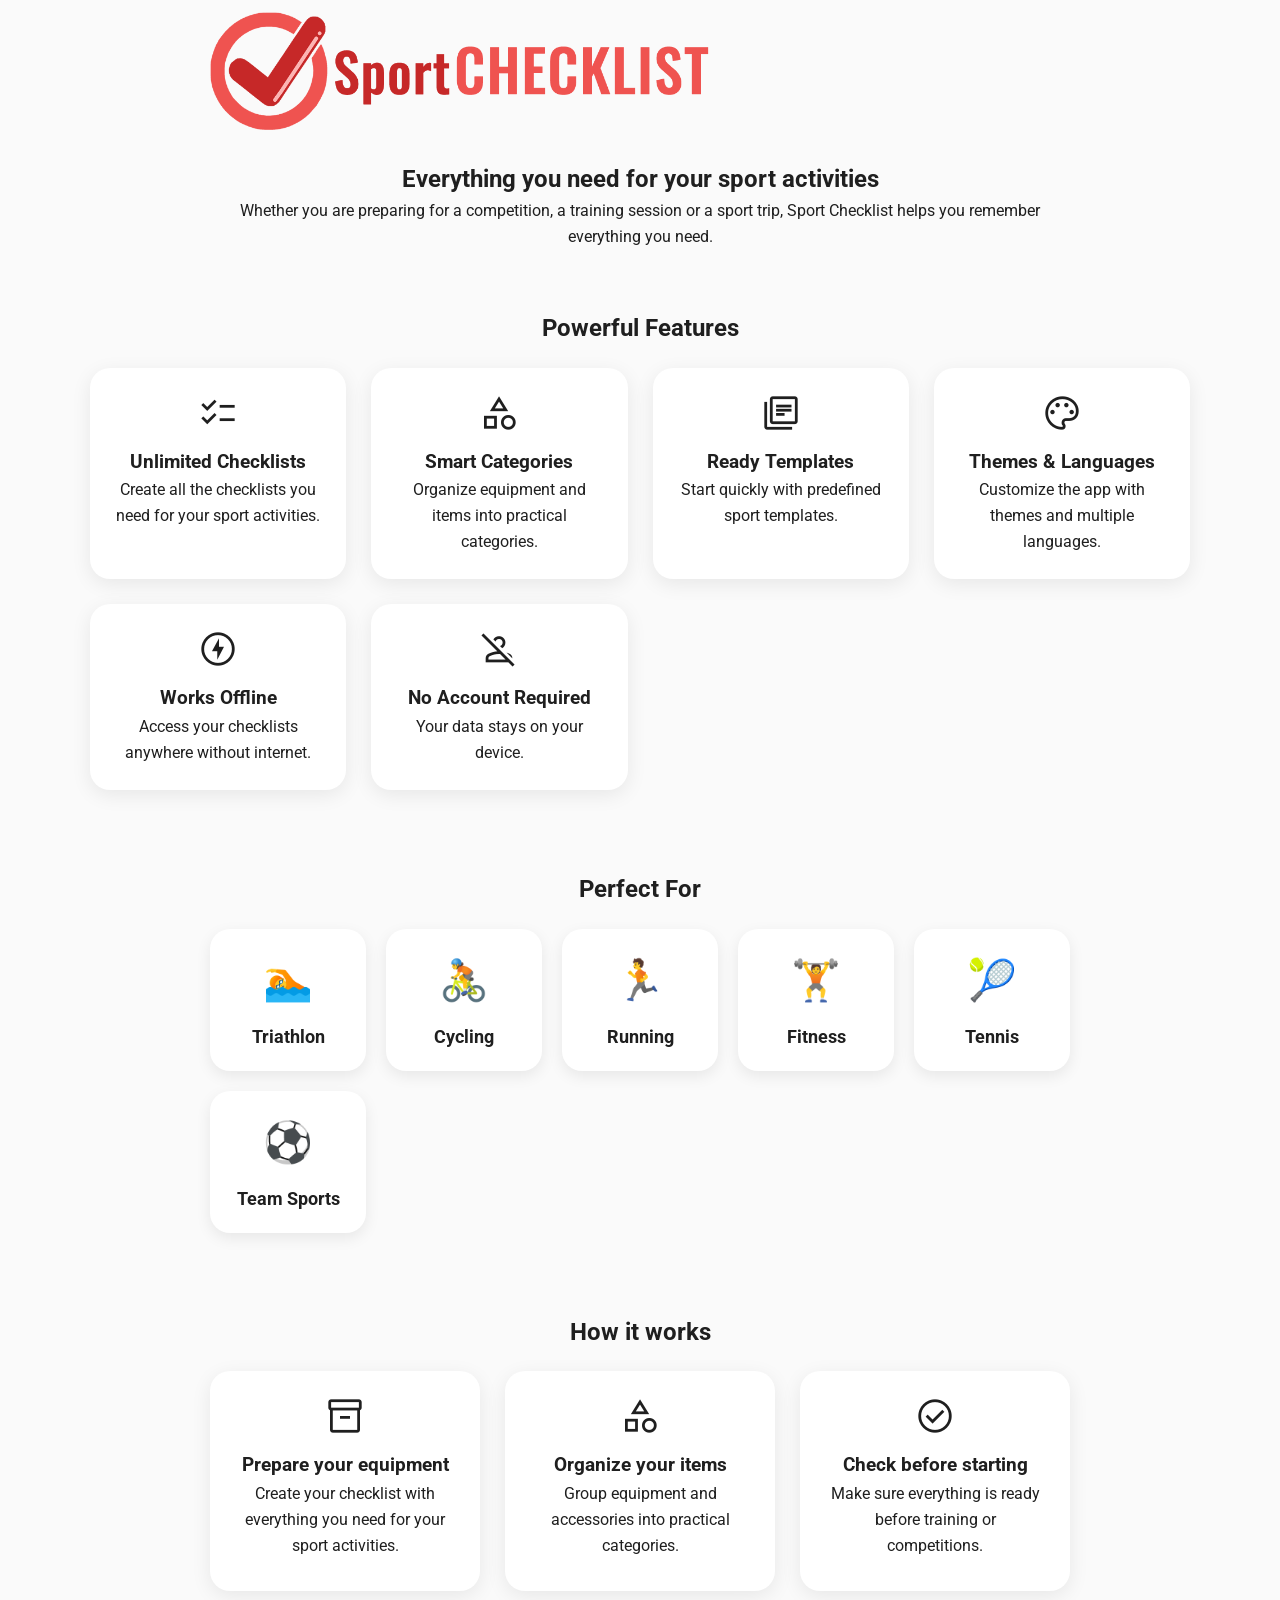
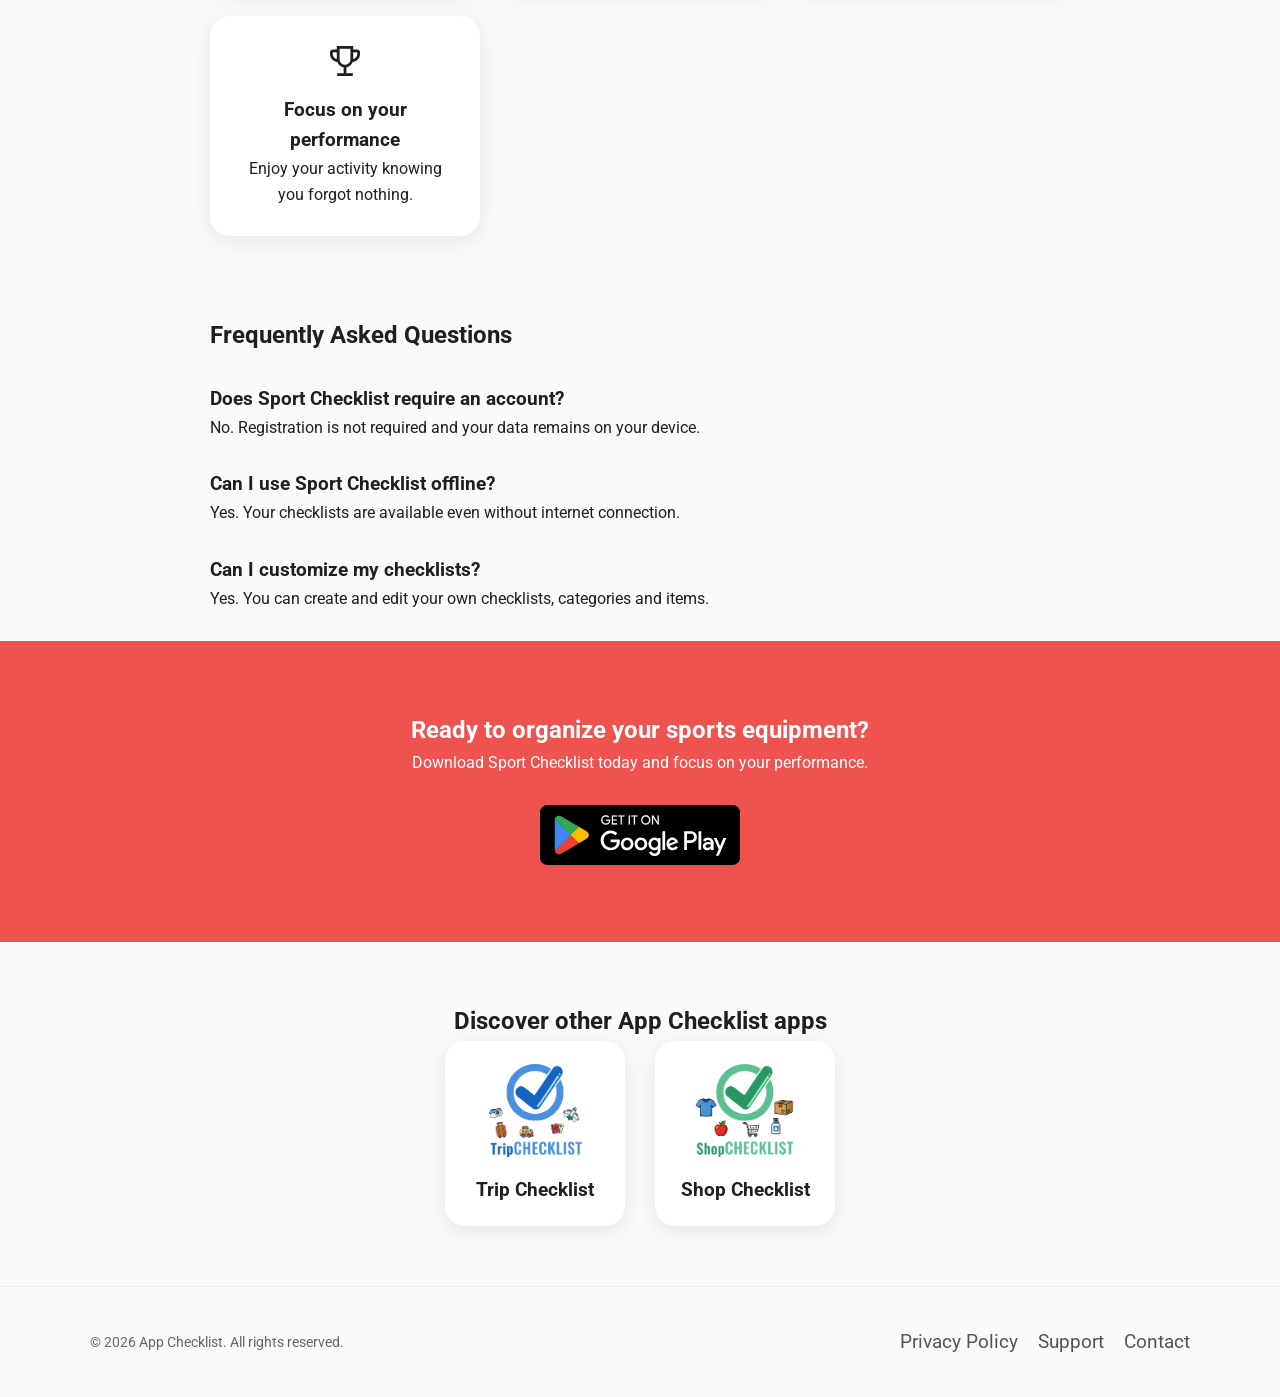
<file: sport.html>
<!DOCTYPE html>
<html lang="en">
<head>
    <meta charset="UTF-8">
    <meta name="viewport" content="width=device-width, initial-scale=1.0">
    <title>Sport Checklist | App Checklist</title>
    <meta name="description" content="Sport Checklist helps athletes organize equipment, competitions and training with customizable checklists, templates and offline support.">
    <link rel="canonical" href="https://app-checklist.com/sport.html">
    <meta property="og:title" content="App Checklist - Smart Checklists">
    <meta property="og:site_name" content="App Checklist">
    <meta property="og:description" content="Organize sports equipment, trips and shopping with simple and powerful checklist apps.">
    <meta property="og:type" content="website">
    <meta property="og:url" content="https://app-checklist.com/sport.html">
    <meta property="og:image" content="https://app-checklist.com/assets/images/logo.png">

    <meta name="twitter:card" content="summary_large_image">
    <meta name="twitter:title" content="App Checklist">
    <meta name="twitter:description" content="Smart checklist apps for every moment.">
    <meta name="twitter:image" content="https://app-checklist.com/assets/images/logo.png">

    <link rel="stylesheet" href="assets/css/style.css">

    <!-- Google Fonts -->
    <link rel="preconnect" href="https://fonts.googleapis.com">
    <link rel="preconnect" href="https://fonts.gstatic.com" crossorigin>
    <link href="https://fonts.googleapis.com/css2?family=Roboto:wght@300;400;500;700&display=swap" rel="stylesheet">
    <!-- Material Symbols -->
    <link rel="stylesheet" href="https://fonts.googleapis.com/css2?family=Material+Symbols+Outlined" />

    <link rel="icon" type="image/png" sizes="32x32" href="assets/images/favicon/favicon-32x32.png">
    <link rel="icon" type="image/png" sizes="16x16" href="assets/images/favicon/favicon-16x16.png">
    <link rel="apple-touch-icon" href="assets/images/favicon/apple-touch-icon.png">
    <link rel="manifest" href="site.webmanifest">
    <meta name="theme-color" content="#EF5350">
</head>
<body>

<header>
    <div class="container header-content">
        <a href="sport.html" class="brand" aria-label="App Checklist home">
            <img src="assets/images/sport/sportchecklist_header.png" alt="Sport Checklist">
        </a>
        <nav aria-label="Main navigation">
            <a href="index.html" data-i18n="menu.home"></a>
            <a href="privacy.html" data-i18n="menu.privacy"></a>
            <a href="support.html" data-i18n="menu.support"></a>
            <a href="contact.html" data-i18n="menu.contact"></a>
            <div class="language-switch">
                <button onclick="setLanguage('it'); location.reload();" aria-label="Italiano">
                    <img src="assets/images/flags/flag_it.png" alt="Italiano">
                </button>
                <button onclick="setLanguage('en'); location.reload();" aria-label="English">
                    <img src="assets/images/flags/flag_en.png" alt="English">
                </button>
            </div>
        </nav>
    </div>
</header>

<main id="appLanding"></main>

<footer>
    <div class="container footer-content">
        <p>© 2026 App Checklist. <span data-i18n="footer.rights"></span></p>
        <nav class="footer-nav">
            <a href="privacy.html" data-i18n="footer.privacy"></a>
            <a href="support.html" data-i18n="footer.support"></a>
            <a href="contact.html" data-i18n="footer.contact"></a>
        </nav>
    </div>
</footer>

<script src="assets/js/language.js"></script>
<script src="assets/js/app.js"></script>
<script src="assets/js/apps.js"></script>
<script src="assets/js/landing.js"></script>
<script>loadLanding("sport");</script>
</body>
</html>
</file>
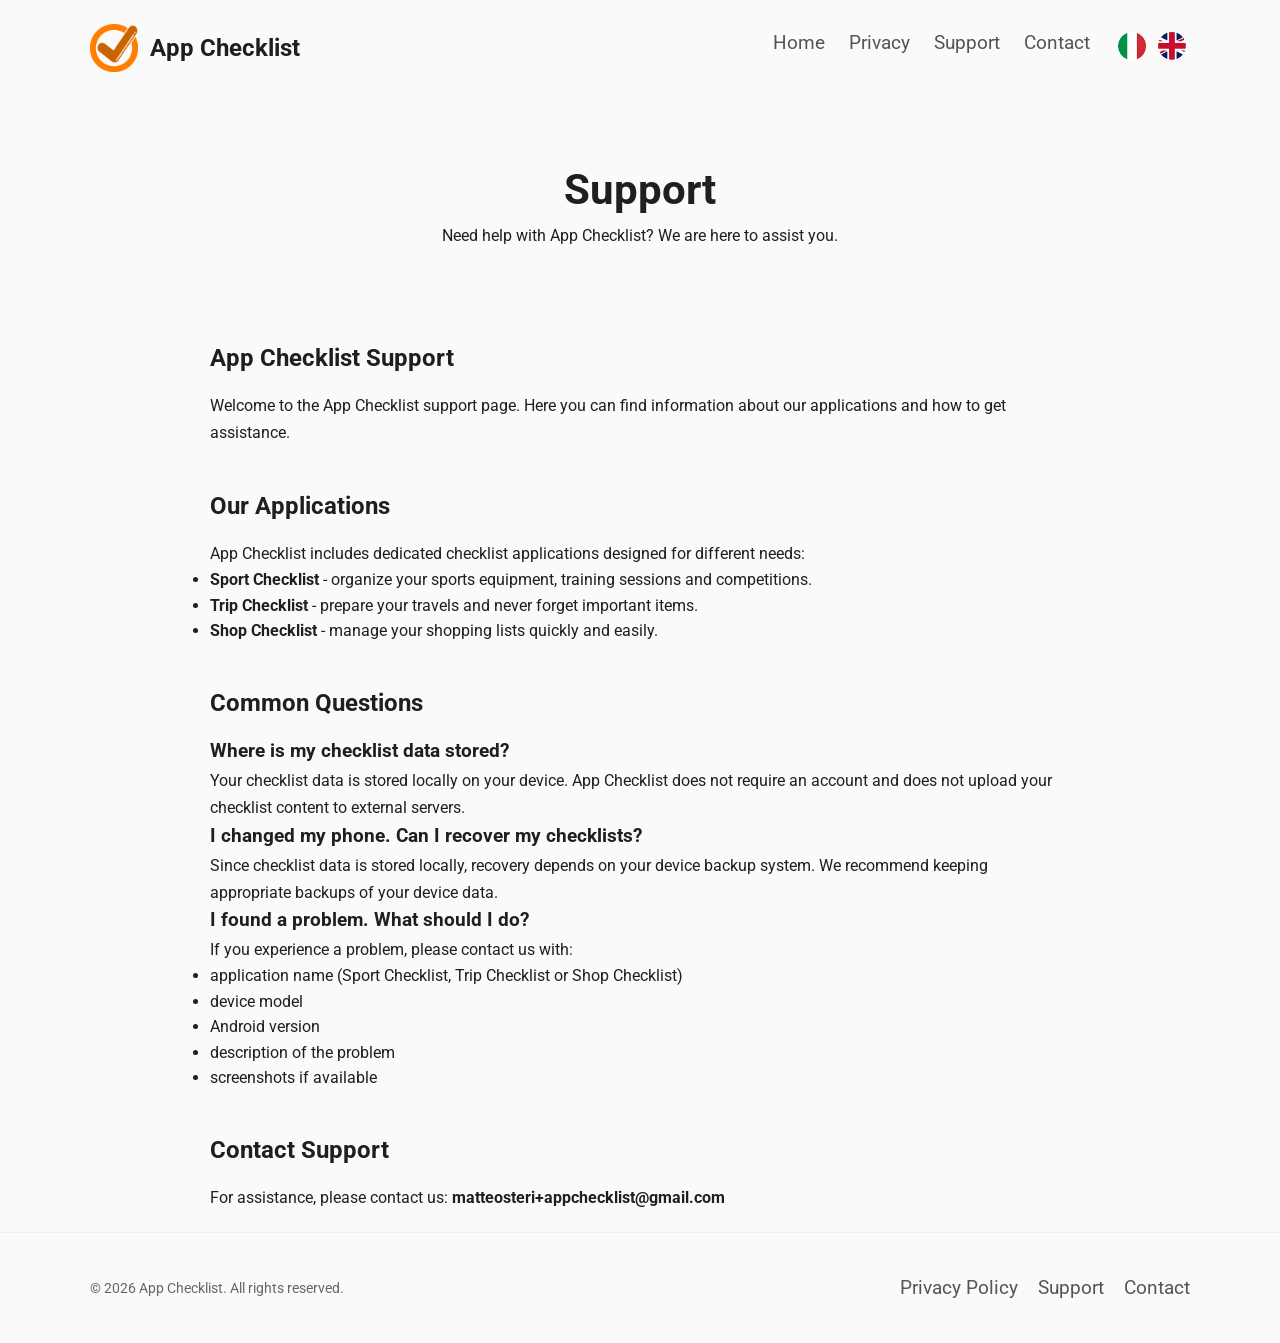
<file: support.html>
<!DOCTYPE html>
<html lang="en">
<head>

    <meta charset="UTF-8">
    <meta name="viewport" content="width=device-width, initial-scale=1.0">
    <title>Support | App Checklist</title>
    <meta name="description" content="App Checklist is a collection of smart checklist apps for sports, travel and shopping. Stay organized with simple, customizable and powerful checklists.">
    <link rel="canonical" href="https://app-checklist.com/support.html">
    <meta property="og:title" content="App Checklist - Smart Checklists">
    <meta property="og:site_name" content="App Checklist">
    <meta property="og:description" content="Organize sports equipment, trips and shopping with simple and powerful checklist apps.">
    <meta property="og:type" content="website">
    <meta property="og:url" content="https://app-checklist.com/support.html">
    <meta property="og:image" content="https://app-checklist.com/assets/images/logo.png">

    <meta name="twitter:card" content="summary_large_image">
    <meta name="twitter:title" content="App Checklist">
    <meta name="twitter:description" content="Smart checklist apps for every moment.">
    <meta name="twitter:image" content="https://app-checklist.com/assets/images/logo.png">

    <link rel="stylesheet" href="assets/css/style.css">

    <!-- Google Fonts -->
    <link rel="preconnect" href="https://fonts.googleapis.com">
    <link rel="preconnect" href="https://fonts.gstatic.com" crossorigin>
    <link href="https://fonts.googleapis.com/css2?family=Roboto:wght@300;400;500;700&display=swap" rel="stylesheet">
    <!-- Material Symbols -->
    <link rel="stylesheet" href="https://fonts.googleapis.com/css2?family=Material+Symbols+Outlined" />

    <link rel="icon" type="image/png" sizes="32x32" href="assets/images/favicon/favicon-32x32.png">
    <link rel="icon" type="image/png" sizes="16x16" href="assets/images/favicon/favicon-16x16.png">
    <link rel="apple-touch-icon" href="assets/images/favicon/apple-touch-icon.png">
    <link rel="manifest" href="site.webmanifest">
    <meta name="theme-color" content="#F57C00">
</head>
<body>

<header>
    <div class="container header-content">
        <a href="index.html" class="brand" aria-label="App Checklist home">
            <img src="assets/images/logo.png" alt="App Checklist"><span>App Checklist</span>
        </a>
        <nav aria-label="Main navigation">
            <a href="index.html" data-i18n="menu.home"></a>
            <a href="privacy.html" data-i18n="menu.privacy"></a>
            <a href="support.html" data-i18n="menu.support"></a>
            <a href="contact.html" data-i18n="menu.contact"></a>
            <div class="language-switch">
                <button onclick="setLanguage('it'); location.reload();" aria-label="Italiano">
                    <img src="assets/images/flags/flag_it.png" alt="Italiano">
                </button>
                <button onclick="setLanguage('en'); location.reload();" aria-label="English">
                    <img src="assets/images/flags/flag_en.png" alt="English">
                </button>
            </div>
        </nav>
    </div>
</header>

<main>

    <section class="page-header">
        <h1 data-i18n="support.title"></h1>
        <p data-i18n="support.intro"></p>
    </section>

    <section class="content">

        <h2 data-i18n="support.appChecklistSupport"></h2>
        <p data-i18n="support.welcome"></p>

        <h2 data-i18n="support.ourApplications"></h2>
        <p data-i18n="support.applicationsIntro"></p>

        <ul>
            <li>
                <strong>Sport Checklist</strong>
                - <span data-i18n="support.sportChecklist"></span>
            </li>

            <li>
                <strong>Trip Checklist</strong>
                - <span data-i18n="support.tripChecklist"></span>
            </li>
            <li>
                <strong>Shop Checklist</strong>
                - <span data-i18n="support.shopChecklist"></span>
            </li>
        </ul>

        <h2 data-i18n="support.commonQuestions"></h2>

        <h3 data-i18n="support.dataStored"></h3>
        <p data-i18n="support.dataStoredAnswer"></p>

        <h3 data-i18n="support.changedPhone"></h3>
        <p data-i18n="support.changedPhoneAnswer"></p>

        <h3 data-i18n="support.foundProblem"></h3>
        <p data-i18n="support.foundProblemAnswer"></p>

        <ul>
            <li data-i18n="support.applicationName"></li>
            <li data-i18n="support.deviceModel"></li>
            <li data-i18n="support.androidVersion"></li>
            <li data-i18n="support.problemDescription"></li>
            <li data-i18n="support.screenshots"></li>
        </ul>

        <h2 data-i18n="support.contactSupport"></h2>
        <p><span data-i18n="support.contactSupportIntro"></span> <strong><a data-email></a></strong></p>
    </section>


</main>

<footer>
    <div class="container footer-content">
        <p>© 2026 App Checklist. <span data-i18n="footer.rights"></span></p>
        <nav class="footer-nav">
            <a href="privacy.html" data-i18n="footer.privacy"></a>
            <a href="support.html" data-i18n="footer.support"></a>
            <a href="contact.html" data-i18n="footer.contact"></a>
        </nav>
    </div>
</footer>

<script src="assets/js/language.js"></script>
<script src="assets/js/app.js"></script>
</body>
</html>
</file>
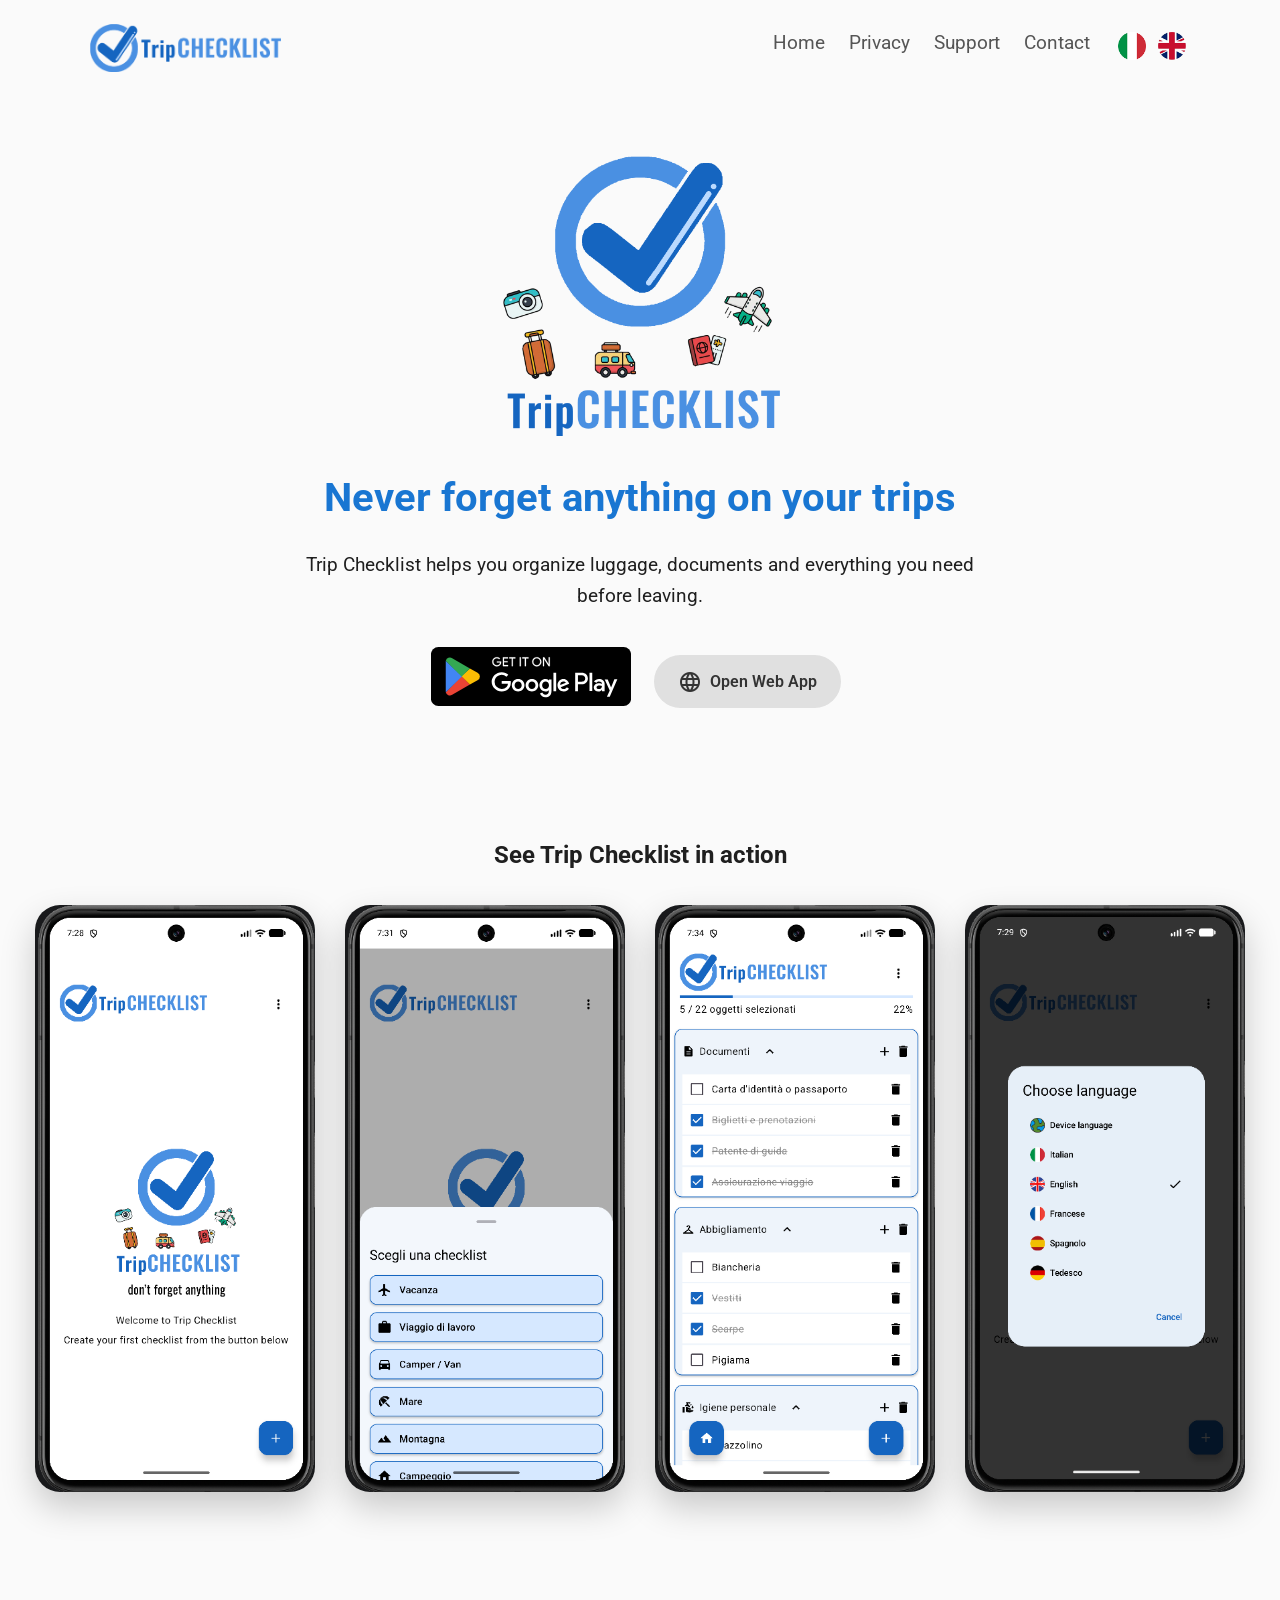
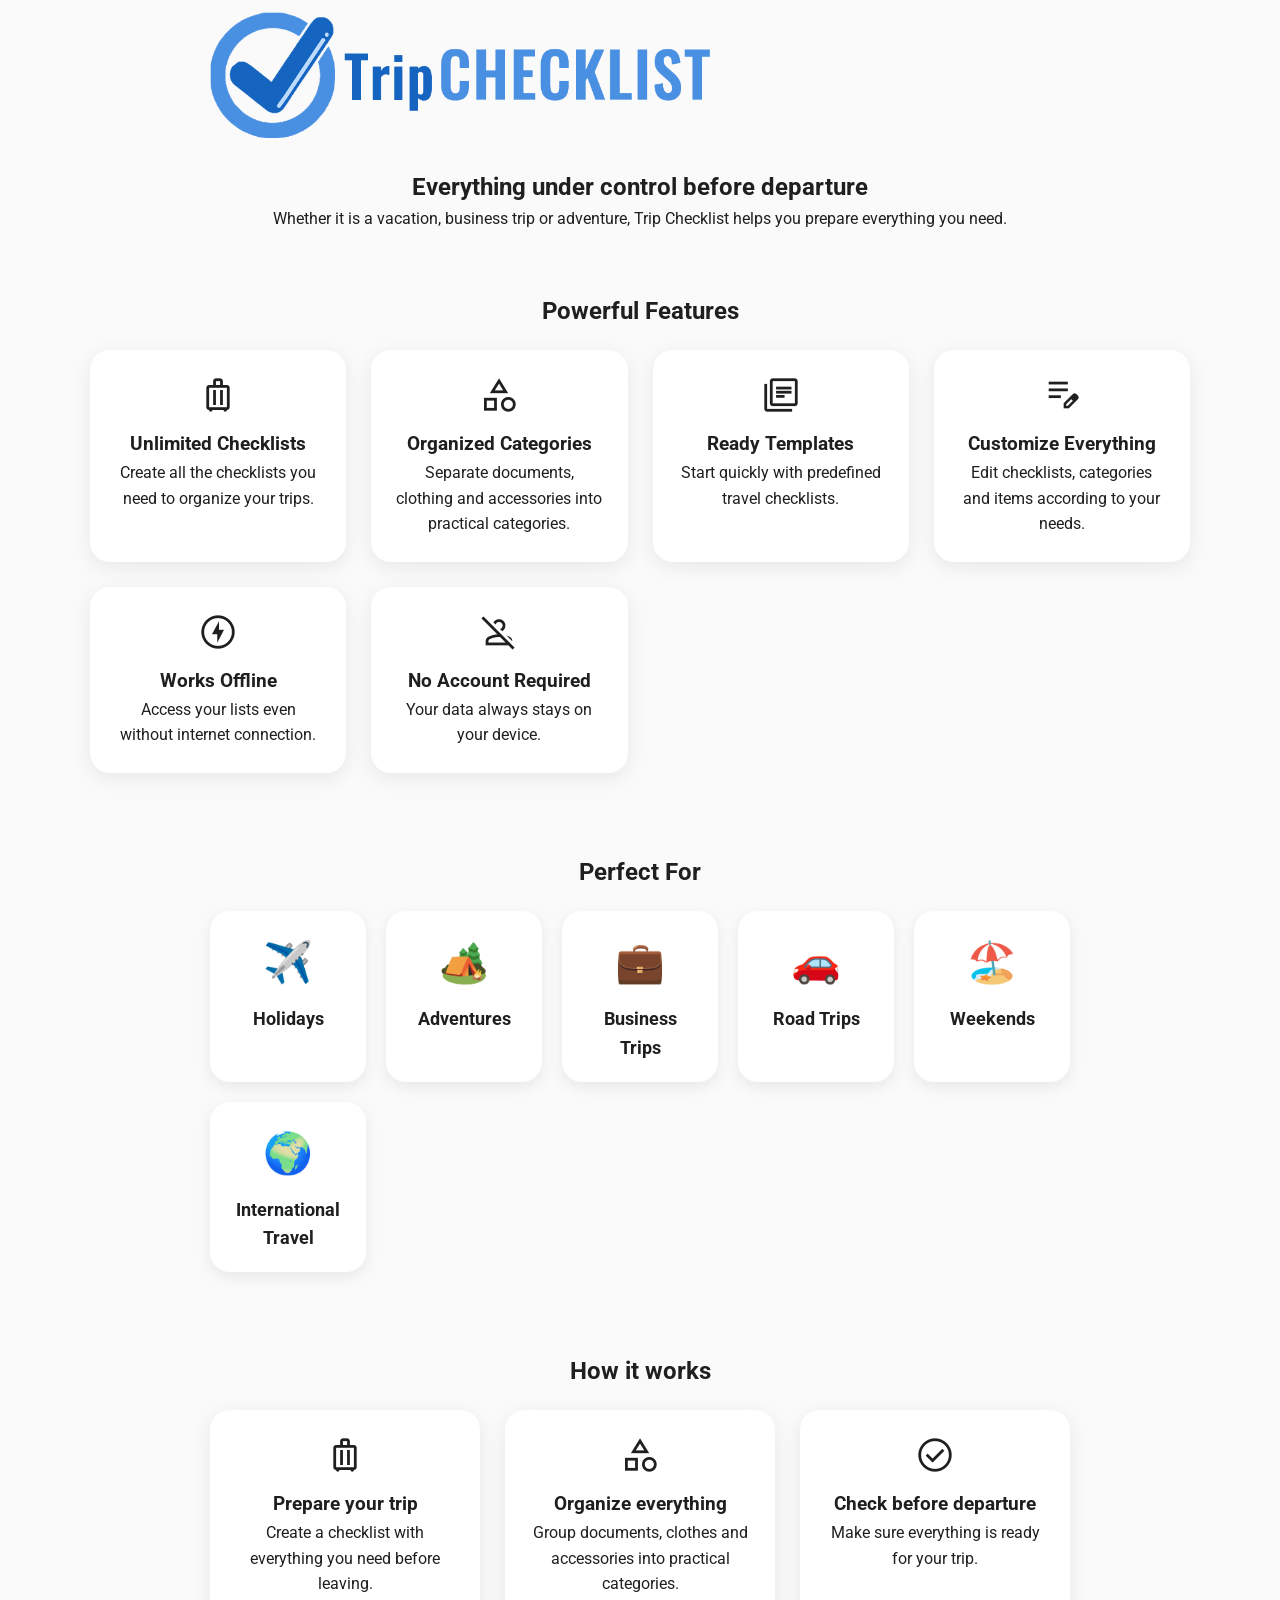
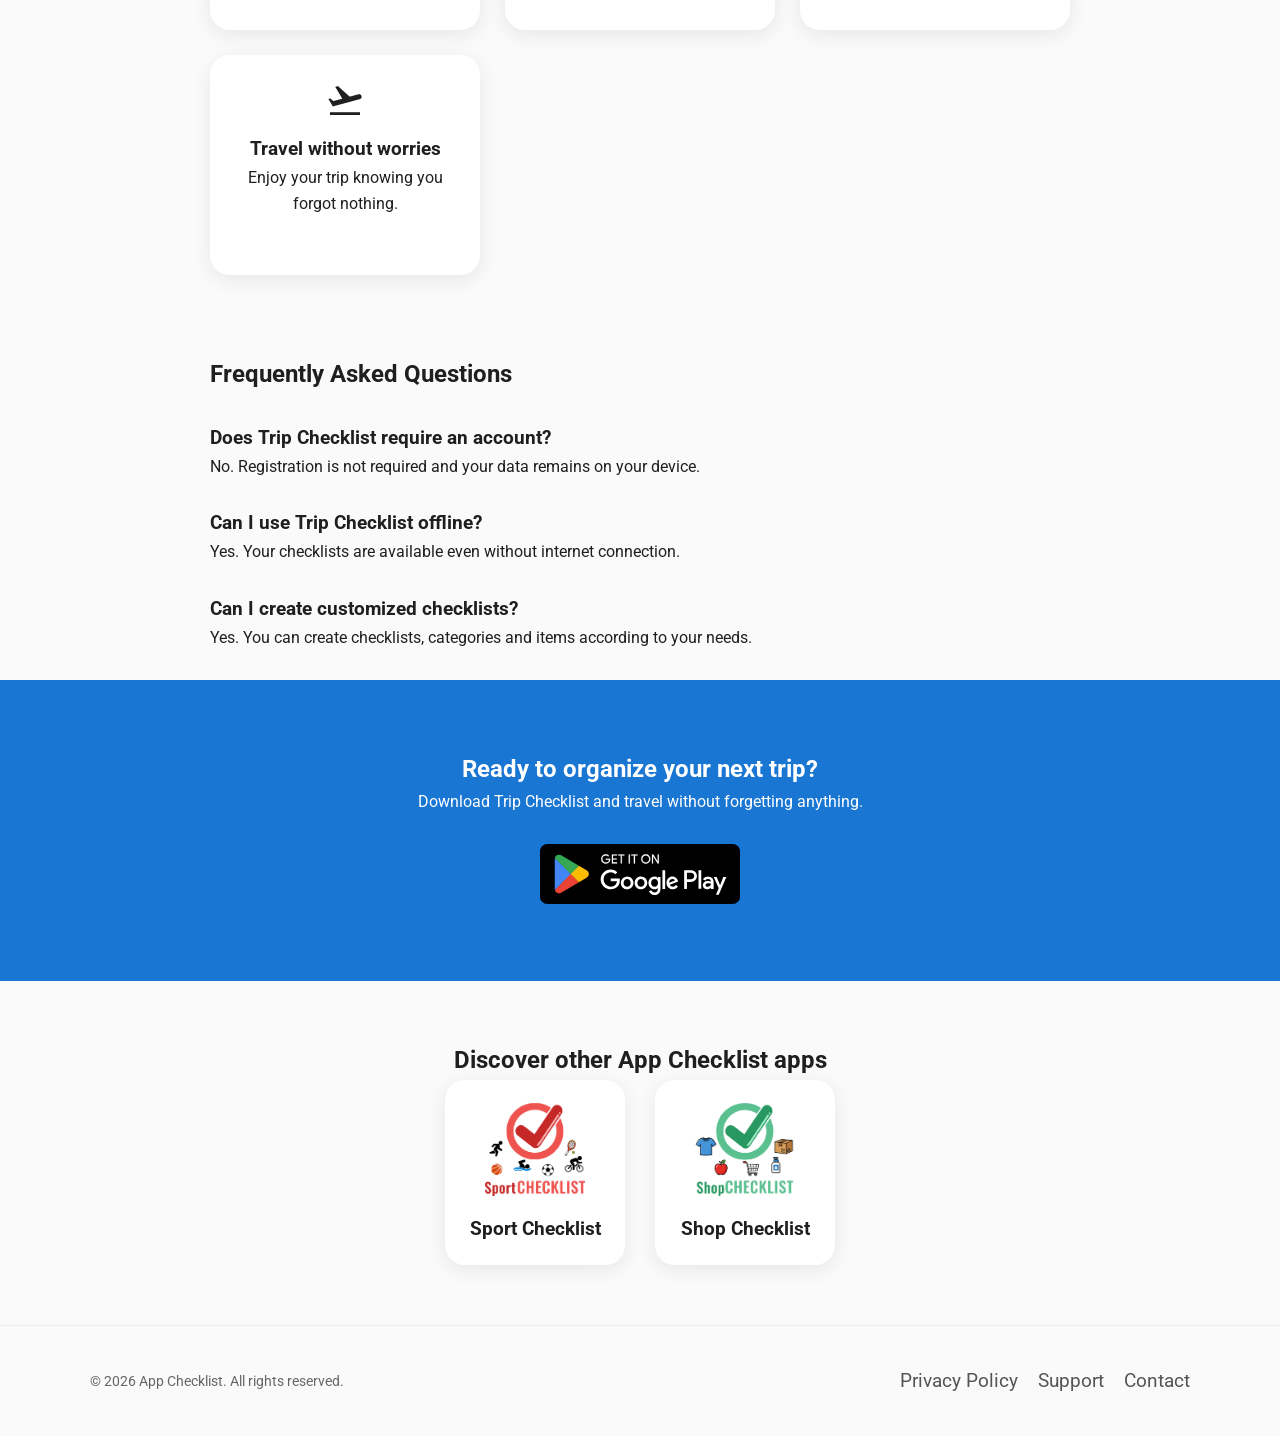
<file: trip.html>
<!DOCTYPE html>
<html lang="en">
<head>
    <meta charset="UTF-8">
    <meta name="viewport" content="width=device-width, initial-scale=1.0">
    <title>Sport Checklist | App Checklist</title>
    <meta name="description"     content="Sport Checklist helps athletes organize equipment, competitions and training with customizable checklists, templates and offline support.">
    <link rel="canonical" href="https://app-checklist.com/trip.html">
    <meta property="og:title" content="App Checklist - Smart Checklists">
    <meta property="og:site_name" content="App Checklist">
    <meta property="og:description" content="Organize sports equipment, trips and shopping with simple and powerful checklist apps.">
    <meta property="og:type" content="website">
    <meta property="og:url" content="https://app-checklist.com/trip.html">
    <meta property="og:image" content="https://app-checklist.com/assets/images/logo.png">

    <meta name="twitter:card" content="summary_large_image">
    <meta name="twitter:title" content="App Checklist">
    <meta name="twitter:description" content="Smart checklist apps for every moment.">
    <meta name="twitter:image" content="https://app-checklist.com/assets/images/logo.png">

    <link rel="stylesheet" href="assets/css/style.css">

    <!-- Google Fonts -->
    <link rel="preconnect" href="https://fonts.googleapis.com">
    <link rel="preconnect" href="https://fonts.gstatic.com" crossorigin>
    <link href="https://fonts.googleapis.com/css2?family=Roboto:wght@300;400;500;700&display=swap" rel="stylesheet">
    <!-- Material Symbols -->
    <link rel="stylesheet" href="https://fonts.googleapis.com/css2?family=Material+Symbols+Outlined" />

    <link rel="icon" type="image/png" sizes="32x32" href="assets/images/favicon/favicon-32x32.png">
    <link rel="icon" type="image/png" sizes="16x16" href="assets/images/favicon/favicon-16x16.png">
    <link rel="apple-touch-icon" href="assets/images/favicon/apple-touch-icon.png">
    <link rel="manifest" href="site.webmanifest">
    <meta name="theme-color" content="#4A90E2">
</head>
<body>

<header>
    <div class="container header-content">
        <a href="trip.html" class="brand" aria-label="App Checklist home">
            <img src="assets/images/trip/tripchecklist_header.png" alt="Trip Checklist">
        </a>
        <nav aria-label="Main navigation">
            <a href="index.html" data-i18n="menu.home"></a>
            <a href="privacy.html" data-i18n="menu.privacy"></a>
            <a href="support.html" data-i18n="menu.support"></a>
            <a href="contact.html" data-i18n="menu.contact"></a>
            <div class="language-switch">
                <button onclick="setLanguage('it'); location.reload();" aria-label="Italiano">
                    <img src="assets/images/flags/flag_it.png" alt="Italiano">
                </button>
                <button onclick="setLanguage('en'); location.reload();" aria-label="English">
                    <img src="assets/images/flags/flag_en.png" alt="English">
                </button>
            </div>
        </nav>
    </div>
</header>

<main id="appLanding"></main>

<footer>
    <div class="container footer-content">
        <p>© 2026 App Checklist. <span data-i18n="footer.rights"></span></p>
        <nav class="footer-nav">
            <a href="privacy.html" data-i18n="footer.privacy"></a>
            <a href="support.html" data-i18n="footer.support"></a>
            <a href="contact.html" data-i18n="footer.contact"></a>
        </nav>
    </div>
</footer>

<script src="assets/js/language.js"></script>
<script src="assets/js/app.js"></script>
<script src="assets/js/apps.js"></script>
<script src="assets/js/landing.js"></script>
<script>loadLanding("trip");</script>
</body>
</html>
</file>
<file: assets/css/style.css>
/* =========================
   App Checklist Theme
========================= */
:root {
    --primary-color: #ff7e00;
    --sport-color: #EF5350;
    --sport-darkcolor: #c62828;
    --trip-color: #4A90E2;
    --trip-darkcolor: #1565C0;
    --shop-color: #5BC08F;
    --shop-darkcolor: #279861;
    --text-color: #1f1f1f;
    --secondary-text: #666;
    --surface-color: #ffffff;
    --background-color: #fafafa;
}

/* =========================
   Global reset
========================= */
* {
    box-sizing: border-box;
    margin: 0;
    padding: 0;
}
body {
    font-family: "Roboto", sans-serif;
    background: var(--background-color);
    color: var(--text-color);
    line-height: 1.6;
}
img {
    max-width: 100%;
    display: block;
}
a {
    color: inherit;
    text-decoration: none;
}

/* =========================
   Layout
========================= */
header,
main,
footer {
    width: 100%;
}
.container {
    width: min(1100px, 90%);
    margin: auto;
}

/* =========================
   Header
========================= */
header {
    padding: 24px 0;
}
.brand img {
    height: 48px;
    width: auto;
}

/* =========================
   Footer
========================= */
footer {
    padding: 40px 0;
    border-top: 1px solid #eeeeee;
    color: #666;
    font-size: 14px;
}
.footer-content {
    display: flex;
    align-items: center;
    justify-content: space-between;
    gap: 20px;
}
.footer-nav {
    display: flex;
    gap: 20px;
}
.footer-nav a:hover {
    color: #000;
}

/* =========================
   Buttons
========================= */
.button {
    display: inline-flex;
    align-items: center;
    justify-content: center;
    padding: 12px 24px;
    border-radius: 12px;
    font-weight: 500;
    transition: transform 0.2s ease;
}
.button:hover {
    transform: translateY(-2px);
}

/* =========================
   Cards
========================= */
.card {
    background: var(--surface-color);
    border-radius: 20px;
    padding: 24px;
    box-shadow: 0 4px 20px rgba(0,0,0,0.08);
}

/* =========================
   Responsive
========================= */
@media (max-width: 700px) {
    .container {
        width: 92%;
    }
}

/* =========================
   Header navigation
========================= */
.header-content {
    display: flex;
    align-items: center;
    justify-content: space-between;
    gap: 30px;
}
.brand {
    display: flex;
    align-items: center;
    gap: 12px;
    font-size: 24px;
    font-weight: 700;
}
.brand img {
    height: 48px;
}
nav {
    display: flex;
    gap: 24px;
}
nav a {
    font-size: 1.2rem;
    color: #555;
    line-height: 1.6;
}
nav a:hover {
    color: #000;
}

/* =========================
   Intro section
========================= */
.intro {
    padding: 30px 0;
    text-align: center;
}
.intro-content {
    max-width: 800px;
    margin: auto;
}
.intro h1 {
    font-size: 2.8rem;
    margin-bottom: 20px;
}
.intro p {
    font-size: 1.2rem;
    line-height: 1.6;
}

/* =========================
   Buttons colors
========================= */
.primary {
    background: var(--primary-color);
    color: var(--surface-color);
}
.secondary {
    background: #eeeeee;
    color: #333;
}

/* =========================
   Apps section
========================= */
.apps {
    padding: 30px 0;
}
.apps h2 {
    text-align: center;
    font-size: 36px;
    margin-bottom: 40px;
}
.apps-grid {
    display: grid;
    grid-template-columns: repeat(3, 1fr);
    gap: 24px;
}
.app-card {
    text-align: center;
}
.app-card h3 {
    font-size: 26px;
    margin-bottom: 16px;
}
.app-card p {
    color: #555;
    margin-bottom: 24px;
}

/* App colors */
.sport {
    border-top: 6px solid var(--sport-darkcolor);
}
.trip {
    border-top: 6px solid var(--trip-darkcolor);
}
.shop {
    border-top: 6px solid var(--shop-darkcolor);
}
.app-button {
    margin-top: 10px;
}
.discover-button {
    display: inline-flex;
    align-items: center;
    justify-content: center;
    margin-top: 20px;
    padding: 12px 28px;
    border-radius: 30px;
    font-weight: 500;
    text-decoration: none;
    transition: transform .2s ease,
    box-shadow .2s ease;
}
.discover-button.sport {
    background: var(--sport-color);
    color: var(--surface-color);
}
.discover-button.trip {
    background: var(--trip-color);
    color: var(--surface-color);
}
.discover-button.shop {
    background: var(--shop-color);
    color: var(--surface-color);
}
.discover-button:hover {
    transform: translateY(-2px);
    box-shadow: 0 8px 20px rgba(0,0,0,0.15);
}
.app-status {
    display: inline-block;
    margin: 15px auto;
    padding: 6px 14px;
    border-radius: 20px;
    font-size: 0.85rem;
    font-weight: 500;
}
.app-status.available {
    background: #E8F5E9;
    color: #2E7D32;
}
.app-status.coming {
    background: #FFF3E0;
    color: #EF6C00;
}
.disabled {
    opacity: 0.6;
    cursor: default;
}

/* =========================
   Content pages
========================= */
.page {
    padding: 30px 0;
}
.page h1 {
    font-size: 48px;
    margin-bottom: 30px;
}
.page h2 {
    font-size: 28px;
    margin-top: 40px;
    margin-bottom: 16px;
}
.page p {
    color: #555;
    margin-bottom: 16px;
    max-width: 800px;
}
.app-card {
    transition: transform 0.2s ease,
    box-shadow 0.2s ease;
}
.app-card:hover {
    transform: translateY(-6px);
    box-shadow: 
            0 10px 30px rgba(0,0,0,0.12);
}

/* =========================
   App icons
========================= */
.app-icon {
    width: 200px;
    height: 200px;
    object-fit: contain;
    margin: 0 auto 24px;
}

/* =========================
   Store buttons
========================= */
.app-button {
    display: inline-block;
    margin: 8px;
}
.store-link {
    display: inline-block;
    margin: 8px;
}
.store-badge {
    height: 50px;
    width: auto;
}

/* =========================
   App cards layout
========================= */
.app-card {
    display: flex;
    flex-direction: column;
    align-items: center;
    height: 100%;
}
.app-card p {
    flex-grow: 1;
}
.hero-app {
    color: var(--surface-color);
    border-radius: 30px;
    padding: 14px 30px;
    font-weight: 600;
}
.hero-app.sport {
    background: var(--sport-color);
}
.hero-app.trip {
    background: var(--trip-color);
}
.hero-app.shop {
    background: var(--shop-color);
}

/* =========================
   Internal pages
========================= */
.page-header {
    text-align: center;
    padding: 60px 20px 30px;
}
.page-header h1 {
    font-size: 42px;
}
.content {
    max-width: 900px;
    margin: 0 auto;
    padding: 20px;
}
.content h2 {
    margin-top: 40px;
    margin-bottom: 15px;
}
.content p {
    line-height: 1.7;
}

/* =====================================
   APP LANDING PAGES
===================================== */
.app-hero {
    padding: 60px 20px;
    text-align: center;
}
.app-hero-content {
    max-width: 900px;
    margin: auto;
}
.app-header-image {
    width: min(100%, 500px);
    height: auto;
    margin-bottom: 30px;
}
.app-hero h1 {
    font-size: 2.5rem;
    margin-bottom: 20px;
}
.app-hero p {
    max-width: 700px;
    margin: 0 auto 35px;
    font-size: 1.2rem;
    line-height: 1.6;
}
.app-buttons {
    display: flex;
    justify-content: center;
    gap: 15px;
    flex-wrap: wrap;
}
.app-button {
    display: inline-flex;
    align-items: center;
    gap: 8px;
    padding: 14px 24px;
    border-radius: 30px;
    text-decoration: none;
    font-weight: 600;
    transition: transform 0.2s ease;
}
.app-button:hover {
    transform: translateY(-2px);
}
.play-button {
    background: #000;
    color: var(--surface-color);
}
.web-button {
    background: #e0e0e0;
    color: #333;
}

/* SCREENSHOTS */
.app-screenshots {
    padding: 60px 20px;
    text-align: center;
}
.screenshots-container {
    display: flex;
    justify-content: center;
    gap: 30px;
    flex-wrap: wrap;
}
.screenshots-container img {
    width: 280px;
    max-width: 90%;
    border-radius: 25px;
    box-shadow: 0 10px 30px rgba(0,0,0,0.15);
}
/* GENERAL SECTIONS */
.app-section {
    max-width: 900px;
    margin: auto;
    padding: 30px 20px;
    text-align: center;
}
.app-logo {
    width: 300px;
    max-width: 80%;
    margin: 0 auto 30px;
    display: block;
}
/* FEATURES */
.features-section {
    padding: 30px 20px;
    text-align: center;
}
.features-grid {
    max-width: 1100px;
    margin: 20px auto;
    display: grid;
    grid-template-columns: repeat(auto-fit, minmax(230px,1fr));
    gap: 25px;
}
.feature-card {
    padding: 25px;
    border-radius: 20px;
    background: var(--surface-color);
    box-shadow: 0 5px 20px rgba(0,0,0,0.08);
}
.feature-card .material-symbols-outlined {
    font-size: 40px;
    margin-bottom: 15px;
}
/* SPORT CATEGORIES */
.sport-categories {
    display: grid;
    grid-template-columns: repeat(auto-fit,minmax(130px,1fr));
    gap: 20px;
    max-width: 900px;
    margin: 20px auto;
}
.sport-categories div {
    padding: 20px;
    border-radius: 20px;
    background: var(--surface-color);
    box-shadow: 0 5px 15px rgba(0,0,0,0.08);
}
/* FAQ */
.faq-section {
    max-width: 900px;
    margin: auto;
    padding: 30px 20px;
}
.faq-section h3 {
    margin-top: 30px;
}

/* FINAL CTA */
.final-cta {
    text-align: center;
    padding: 70px 20px;
}
.final-cta p {
    margin-bottom: 30px;
}
/* OTHER APPS */
.other-apps {
    padding: 60px 20px;
    text-align: center;
}
.other-apps-grid {
    display: flex;
    justify-content: center;
    gap: 30px;
    flex-wrap: wrap;
}
.other-apps-grid a {
    width: 180px;
    padding: 20px;
    border-radius: 20px;
    background: var(--surface-color);
    text-decoration: none;
    color: inherit;
    box-shadow: 0 5px 20px rgba(0,0,0,0.08);
    text-align: center;
}
.other-apps-grid img {
    width: 100px;
    height: 100px;
    object-fit: contain;
    display: block;
    margin: 0 auto 15px;
}
.other-apps-grid span {
    display: block;
    margin-top: 15px;
    font-weight: 600;
}
/* SPORT BRAND */
.sport-theme {
    --app-color: var(--sport-color);
}
.sport-theme h1,
.sport-theme h2 {
    color: var(--app-color);
}
.sport-theme .feature-card:hover {
    border-color: var(--app-color);
}
.sport-theme .final-cta {
    background: var(--app-color);
    color: var(--surface-color);
}
.screenshots-container {
    margin: 30px 0;
}
.screenshots-container img {
    width: 280px;
    border-radius: 25px;
    box-shadow: 0 15px 35px rgba(0,0,0,0.20);
    transition: transform .25s ease;
}
.screenshots-container img:hover {
    transform: translateY(-8px);
}
.app-header-container {
    text-align: center;
}
.app-header-container .app-header-image {
    margin-left: auto;
    margin-right: auto;
}
.category-icon {
    font-size: 40px;
    display: block;
    margin-bottom: 10px;
}
.sport-categories h3 {
    margin: 0;
    font-size: 1.1rem;
}
.how-it-works .feature-card {
    min-height: 220px;
}
.coming-soon-badge {
    display: inline-flex;
    align-items: center;
    gap: 8px;
    padding: 12px 22px;
    border-radius: 25px;
    background: #f1f1f1;
    color: #555;
    font-weight: 600;
    border: 1px solid #ddd;
}
.final-cta .coming-soon-badge {
    background: rgba(255,255,255,0.2);
    color: var(--surface-color);
    border-color: rgba(255,255,255,0.4);
}
.coming-soon-badge .material-symbols-outlined {
    font-size: 22px;
}
.coming-soon-badge .material-symbols-outlined {
    font-size: 22px;
}
.google-play-badge {
    display: inline-block;
}
.google-play-badge img {
    width: 200px;
    height: auto;
    display: block;
}
.language-switch img {
    width: 28px;
    height: 28px;
    object-fit: contain;
    display: block;
}

.language-switch button {
    background: transparent;
    border: none;
    cursor: pointer;
    padding: 4px;
}


/* =========================
   MEDIA
========================= */

@media(max-width: 700px){
    .header-content {
        flex-direction: column;
    }
    nav {
        flex-wrap: wrap;
        justify-content: center;
    }
    .footer-content {
        flex-direction: column;
        text-align: center;
    }
    .page h1 {
        font-size: 36px;
    }
}
@media(max-width: 900px){
    .apps-grid {
        grid-template-columns: 1fr;
    }
}
@media(max-width: 600px){
    .app-hero h1 {
        font-size: 2rem;
    }
    .app-buttons {
        flex-direction: column;
        align-items: center;
    }
    .app-button {
        width: 90%;
        justify-content: center;
    }
}
</file>
